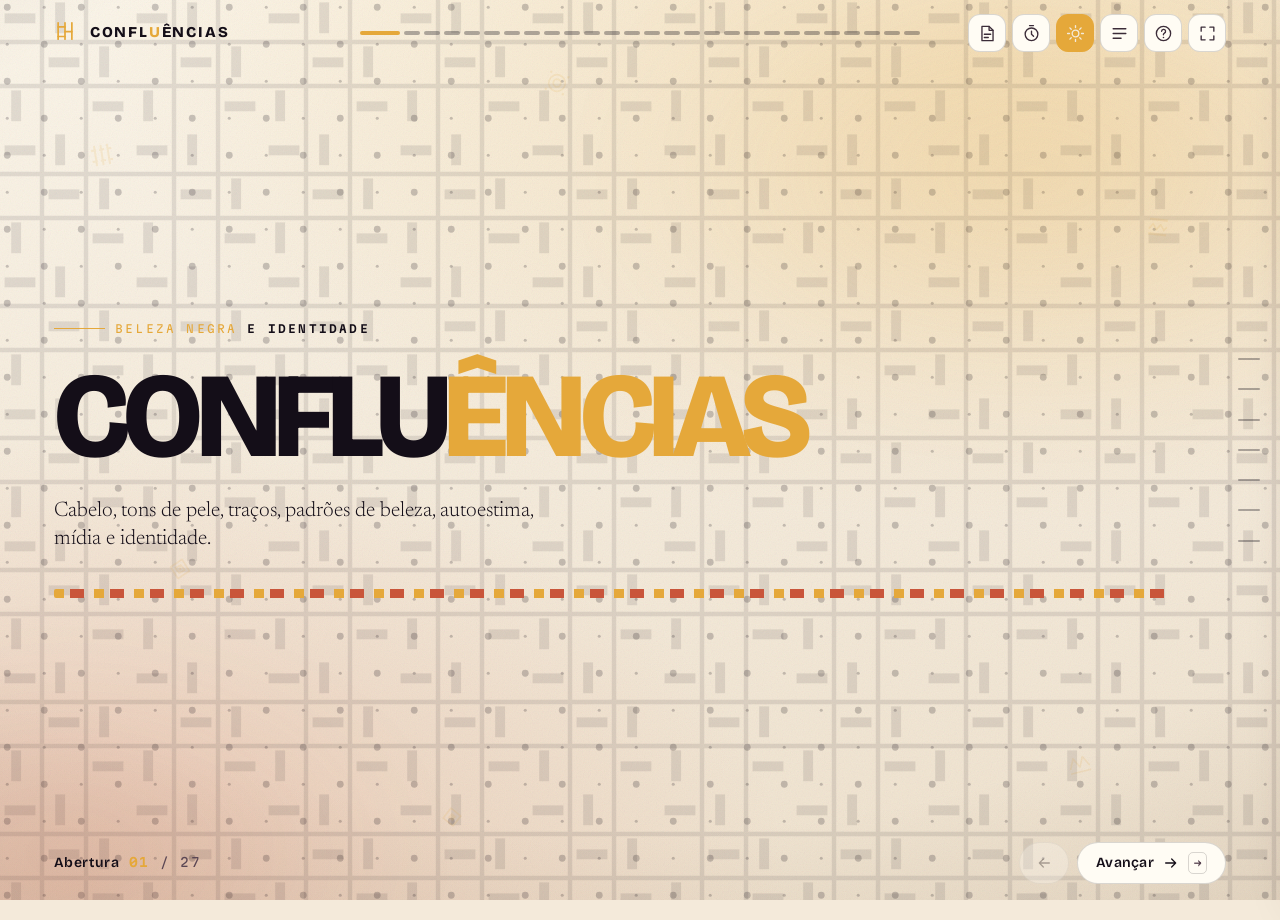
<file: index.html>
<!DOCTYPE html>
<html lang="pt-BR" data-theme="dark" data-chapter="capa" data-cloth="kente">
<head>
<meta charset="utf-8">
<meta name="viewport" content="width=device-width, initial-scale=1, viewport-fit=cover">
<title>Confluências</title>
<meta name="description" content="Apresentação sobre cabelo, tons de pele, traços físicos, padrões de beleza, autoestima, mídia, preconceito e identidade.">
<meta name="theme-color" content="#0A0810">
<meta property="og:type" content="website">
<meta property="og:title" content="Confluências — beleza negra e identidade">
<meta property="og:description" content="Cabelo, tons de pele, padrões de beleza, autoestima, mídia e identidade.">
<link rel="preconnect" href="https://fonts.googleapis.com">
<link rel="preconnect" href="https://fonts.gstatic.com" crossorigin>
<link rel="stylesheet" href="assets/css/main.css">
<link rel="stylesheet" href="assets/css/slides.css">
<link rel="icon" href="data:image/svg+xml,%3Csvg xmlns='http://www.w3.org/2000/svg' viewBox='0 0 64 64'%3E%3Crect width='64' height='64' rx='14' fill='%230A0810'/%3E%3Cg fill='none' stroke='%23E5A83A' stroke-width='5' stroke-linecap='round'%3E%3Cpath d='M30 44Q10 44 10 24Q10 8 26 8Q36 8 36 20'/%3E%3Cpath d='M34 44Q54 44 54 24Q54 8 38 8Q28 8 28 20'/%3E%3Cpath d='M23 50h18'/%3E%3C/g%3E%3C/svg%3E">
<noscript><style>
  .slide{position:static!important;opacity:1!important;visibility:visible!important;filter:none!important;transform:none!important;page-break-after:always;min-height:100vh}
  .slides{position:static}.boot,.bg,.top,.bot,.rail,.hint,.ov,.notes,.wipe{display:none!important}
  body{overflow:auto}
</style></noscript>
</head>
<body>

<svg width="0" height="0" style="position:absolute" aria-hidden="true" focusable="false">
  <symbol id="i-sun" viewBox="0 0 24 24" fill="none" stroke="currentColor" stroke-width="1.7" stroke-linecap="round"><circle cx="12" cy="12" r="4.2"/><path d="M12 2v2.4M12 19.6V22M2 12h2.4M19.6 12H22M4.9 4.9l1.7 1.7M17.4 17.4l1.7 1.7M19.1 4.9l-1.7 1.7M6.6 17.4l-1.7 1.7"/></symbol>
  <symbol id="i-moon" viewBox="0 0 24 24" fill="none" stroke="currentColor" stroke-width="1.7" stroke-linecap="round" stroke-linejoin="round"><path d="M20 14.2A8.2 8.2 0 0 1 9.8 4a8.4 8.4 0 1 0 10.2 10.2Z"/></symbol>
  <symbol id="i-list" viewBox="0 0 24 24" fill="none" stroke="currentColor" stroke-width="1.7" stroke-linecap="round"><path d="M4 6h16M4 12h16M4 18h10"/></symbol>
  <symbol id="i-help" viewBox="0 0 24 24" fill="none" stroke="currentColor" stroke-width="1.7" stroke-linecap="round"><circle cx="12" cy="12" r="9"/><path d="M9.6 9.3a2.5 2.5 0 1 1 3.3 2.4c-.7.3-1 .9-1 1.6v.4"/><circle cx="12" cy="17" r="1" fill="currentColor" stroke="none"/></symbol>
  <symbol id="i-note" viewBox="0 0 24 24" fill="none" stroke="currentColor" stroke-width="1.7" stroke-linecap="round" stroke-linejoin="round"><path d="M5 3h9l5 5v13H5z"/><path d="M14 3v5h5M8 13h8M8 17h5"/></symbol>
  <symbol id="i-timer" viewBox="0 0 24 24" fill="none" stroke="currentColor" stroke-width="1.7" stroke-linecap="round"><circle cx="12" cy="13" r="8"/><path d="M12 9v4l2.6 2.6M9.5 2h5"/></symbol>
  <symbol id="i-fs" viewBox="0 0 24 24" fill="none" stroke="currentColor" stroke-width="1.7" stroke-linecap="round" stroke-linejoin="round"><path d="M4 9V4h5M20 15v5h-5M20 9V4h-5M4 15v5h5"/></symbol>
  <symbol id="i-r" viewBox="0 0 24 24" fill="none" stroke="currentColor" stroke-width="1.9" stroke-linecap="round" stroke-linejoin="round"><path d="M4 12h15M13 6l6 6-6 6"/></symbol>
  <symbol id="i-l" viewBox="0 0 24 24" fill="none" stroke="currentColor" stroke-width="1.9" stroke-linecap="round" stroke-linejoin="round"><path d="M20 12H5M11 6l-6 6 6 6"/></symbol>
  <symbol id="i-book" viewBox="0 0 24 24" fill="none" stroke="currentColor" stroke-width="1.7" stroke-linecap="round" stroke-linejoin="round"><path d="M4 5.5A2.5 2.5 0 0 1 6.5 3H20v15H6.5A2.5 2.5 0 0 0 4 20.5Z"/><path d="M4 20.5A2.5 2.5 0 0 1 6.5 18H20v3H6.5A2.5 2.5 0 0 1 4 20.5Z"/></symbol>
  <symbol id="i-x" viewBox="0 0 24 24" fill="none" stroke="currentColor" stroke-width="1.8" stroke-linecap="round"><path d="M6 6l12 12M18 6 6 18"/></symbol>
</svg>

<div class="boot" id="boot">
  <div class="boot__mark" data-motif="kente"></div>
  <div class="boot__wm">CONFLU<b>Ê</b>NCIAS</div>
  <div class="boot__bar"><i></i></div>
  <div class="boot__t">preparando as cenas</div>
</div>

<div class="bg" aria-hidden="true">
  <div class="bg__base"></div>
  <div class="cloth" data-pat="kente"></div>
  <div class="cloth cloth--2" data-pat="dots"></div>
  <div class="cloth--3" id="bgmark"></div>
  <div class="aurora"></div>
  <div class="grain"></div>
  <div class="vign"></div>
</div>

<div class="deck" id="deck" data-dir="next">

  <header class="top">
    <div class="brand">
      <span class="brand__m" data-motif="comb"></span>
      <span class="brand__t">Confl<i>u</i>ências</span>
    </div>
    <div class="prog" id="prog" role="tablist" aria-label="Progresso"></div>
    <div class="tools">
      <button class="tbtn" id="notesbtn" type="button" aria-pressed="false" aria-label="Notas do apresentador (N)"><svg><use href="#i-note"/></svg><span class="lbl">Notas · N</span></button>
      <button class="tbtn" id="clockbtn" type="button" aria-pressed="false" aria-label="Cronômetro (R)"><svg><use href="#i-timer"/></svg><span class="lbl">Cronômetro · R</span></button>
      <button class="tbtn" id="theme" type="button" aria-pressed="false" aria-label="Alternar tema"><svg><use href="#i-moon"/></svg><span class="lbl">Tema · T</span></button>
      <button class="tbtn" data-ov="#ov-toc" type="button" aria-label="Índice de cenas (G)"><svg><use href="#i-list"/></svg><span class="lbl">Índice · G</span></button>
      <button class="tbtn" data-ov="#ov-help" type="button" aria-label="Atalhos (?)"><svg><use href="#i-help"/></svg><span class="lbl">Atalhos · ?</span></button>
      <button class="tbtn" id="fsbtn" type="button" aria-label="Tela cheia (F)"><svg><use href="#i-fs"/></svg><span class="lbl">Tela cheia · F</span></button>
    </div>
  </header>

  <nav class="rail" id="rail" aria-label="Assuntos"></nav>

  <main class="slides" id="slides">

    <!-- 01 CAPA -->
    <section class="slide" id="capa" data-chapter="capa" data-chapter-name="Abertura" data-title="Confluências" data-cloth="kente" data-note="<p>Olá a todos. Este trabalho junta sete pesquisas sobre beleza negra e identidade. O padrão de beleza afeta como a pessoa se enxerga, e é por aí que vamos começar.</p>">
      <div class="slide__in">
        <div class="l-cover l-cover--limpa">
          <div class="l-cover__top" data-anim>
            <span class="kick">Beleza negra <b>e identidade</b></span>
            <h1 class="l-cover__wm"><span class="maskline"><span>CONFLU<span class="l2">ÊNCIAS</span></span></span></h1>
          </div>
          <div class="l-cover__t" data-anim>
            <p class="l-cover__sub">Cabelo, tons de pele, traços, padrões de beleza, autoestima, mídia e identidade.</p>
            <div class="stripe fade"></div>
          </div>
        </div>
      </div>
    </section>

    <!-- 02 ROTEIRO -->
    <section class="slide" id="roteiro" data-chapter="roteiro" data-chapter-name="Roteiro" data-title="Os sete assuntos" data-cloth="weave" data-note="<p>Este é o caminho da apresentação: sete assuntos, um por vez. Se o tempo apertar, passo rápido por cada abertura e deixo as dúvidas para o final.</p>">
      <div class="slide__in l-stack">
        <div class="l-head" data-anim>
          <span class="kick">Roteiro <b>7 assuntos</b></span>
          <h2 class="t-lg"><span class="maskline"><span>Os <em>sete assuntos</em>.</span></span></h2>
        </div>
        <div class="l-toc l-toc--7" data-anim>
          <button class="l-toc__c" type="button" data-goto="2"><span class="l-toc__n">01</span><span class="l-toc__t">Cabelos, traços e identidade</span></button>
          <button class="l-toc__c" type="button" data-goto="6"><span class="l-toc__n">02</span><span class="l-toc__t">Tons de pele e representatividade</span></button>
          <button class="l-toc__c" type="button" data-goto="11"><span class="l-toc__n">03</span><span class="l-toc__t">Autoestima e a própria aparência</span></button>
          <button class="l-toc__c" type="button" data-goto="14"><span class="l-toc__n">04</span><span class="l-toc__t">Padrões de beleza ao longo do tempo</span></button>
          <button class="l-toc__c" type="button" data-goto="16"><span class="l-toc__n">05</span><span class="l-toc__t">Influência da mídia</span></button>
          <button class="l-toc__c" type="button" data-goto="19"><span class="l-toc__n">06</span><span class="l-toc__t">Preconceito relacionado à aparência</span></button>
          <button class="l-toc__c" type="button" data-goto="21"><span class="l-toc__n">07</span><span class="l-toc__t">Identidade e diversidade</span></button>
          <button class="l-toc__c l-toc__c--go" type="button" data-goto="24"><span class="l-toc__n">→</span><span class="l-toc__t">Encerramento e fontes</span></button>
        </div>
      </div>
    </section>

    <!-- ============ 01 CABELOS, TRAÇOS E IDENTIDADE ============ -->
    <section class="slide" id="a1-abertura" data-chapter="a1" data-chapter-name="Cabelos e traços" data-title="Cabelos, traços físicos e identidade" data-cloth="braid" data-note="<p>Primeiro assunto: cabelo. Em várias sociedades africanas o cabelo era o ponto mais alto do corpo, a ligação entre o material e o espiritual. Penteado também mostrava estado civil, riqueza e linhagem.</p>">
      <div class="slide__in">
        <div class="l-chap l-chap--limpa">
          <div class="l-chap__t" data-anim>
            <div class="l-chap__id"><span class="l-chap__nn">01</span><span class="l-chap__sc">cabelos · traços · identidade</span><span class="l-chap__sig"><span class="motif" data-motif="kente"></span></span></div>
            <h2 class="t-xl"><span class="maskline"><span>O cabelo não é</span></span><span class="maskline"><span class="em">só cabelo.</span></span></h2>
            <p class="lede">Em várias sociedades africanas o cabelo era tratado como a parte mais alta do corpo. Ele ligava o mundo material ao espiritual. Penteados e metais mostravam <strong>estado civil, riqueza e linhagem</strong>.</p>
          </div>
        </div>
      </div>
    </section>

    <section class="slide" id="a1-cabelos" data-chapter="a1" data-chapter-name="Cabelos e traços" data-title="Não existe um só cabelo negro" data-cloth="weave" data-note="<p>Não existe um único cabelo negro. Cada povo tem seus penteados, e uma trança não significa a mesma coisa em todo lugar. Alisar, trançar ou deixar natural, tudo isso é escolha de cada pessoa.</p>">
      <div class="slide__in l-stack">
        <div class="l-head" data-anim>
          <span class="kick">01 · cabelo <b>variedade</b></span>
          <h2 class="t-md"><span class="maskline"><span>Não existe um <em>só</em> cabelo negro.</span></span></h2>
        </div>
        <div class="l-gal l-gal--fotos" data-anim>
          <article class="l-gal__c">
            <img class="l-gal__ph" src="assets/img/crespo.jpg" alt="Recorte bem de perto de fios crespos, com o padrão fechado e denso do fio." decoding="async">
            <div class="l-gal__b">
              <span class="l-gal__k">textura</span>
              <h4 class="l-gal__t">Crespo</h4>
              <p class="l-gal__d">Padrão fechado do fio. Foi tratado por muito tempo como algo a esconder.</p>
              <span class="l-gal__src">Anna Reg · CC BY-SA 3.0</span>
            </div>
          </article>
          <article class="l-gal__c">
            <img class="l-gal__ph" src="assets/img/cacheado.jpg" alt="Mulher sorrindo, com cachos abertos e definidos e volume na cabeça." decoding="async">
            <div class="l-gal__b">
              <span class="l-gal__k">textura</span>
              <h4 class="l-gal__t">Cacheado</h4>
              <p class="l-gal__d">Cachos abertos, com volume e definição. Ganhou força na transição capilar.</p>
              <span class="l-gal__src">@photosbyphab · CC0</span>
            </div>
          </article>
          <article class="l-gal__c">
            <img class="l-gal__ph" src="assets/img/ondulado.jpg" alt="Retrato de estúdio de 1948, na Venezuela: uma mulher com ondas suaves nos ombros e brincos pendurados." decoding="async">
            <div class="l-gal__b">
              <span class="l-gal__k">textura</span>
              <h4 class="l-gal__t">Ondulado</h4>
              <p class="l-gal__d">Ondas suaves. A textura muda de pessoa para pessoa, e nenhuma delas é a “certa”.</p>
              <span class="l-gal__src">Justino Rodriguez · Venezuela, 1948 · CC0</span>
            </div>
          </article>
          <article class="l-gal__c">
            <img class="l-gal__ph" src="assets/img/trancas.jpg" alt="Perfil de uma pessoa com tranças Nagô rente ao couro cabeludo." decoding="async">
            <div class="l-gal__b">
              <span class="l-gal__k">forma</span>
              <h4 class="l-gal__t">Tranças</h4>
              <p class="l-gal__d">Nagô, box e as de hoje. No passado, ajudaram a marcar rotas de fuga.</p>
              <span class="l-gal__src">@photosbyphab · CC0</span>
            </div>
          </article>
          <article class="l-gal__c">
            <img class="l-gal__ph" style="object-position:center 18%" src="assets/img/blackpower.jpg" alt="Elza Soares cantando ao microfone, com o cabelo natural solto, no II Encontro Afro-Latino na Bahia, em 2010." decoding="async">
            <div class="l-gal__b">
              <span class="l-gal__k">manifesto</span>
              <h4 class="l-gal__t">Black Power</h4>
              <p class="l-gal__d">Deixar o crespo natural foi recusa da assimilação. Elza Soares atravessou décadas sem alisar.</p>
              <span class="l-gal__src">Elza Soares, 2010 · CC BY 2.0</span>
            </div>
          </article>
          <article class="l-gal__c">
            <img class="l-gal__ph" src="assets/img/locs.jpg" alt="Retrato de um homem com dreads curtos, ao pôr do sol." decoding="async">
            <div class="l-gal__b">
              <span class="l-gal__k">forma</span>
              <h4 class="l-gal__t">Locs e dreads</h4>
              <p class="l-gal__d">Cada loc carrega história, tempo e memória.</p>
              <span class="l-gal__src">Ramakazi · CC0</span>
            </div>
          </article>
        </div>
        <p class="l-note" data-anim>Fotos do Wikimedia Commons, com autorização dos autores. Licenças completas na cena de <em>créditos das fotos</em>.</p>
      </div>
    </section>

    <section class="slide" id="a1-escolha" data-chapter="a1" data-chapter-name="Cabelos e traços" data-title="Alisar não é o mesmo que se esconder" data-cloth="arch" data-note="<p>Alisar, trançar, usar dreads ou deixar natural, tudo isso é escolha. Nenhuma dessas escolhas deveria ser julgada. O que pesa é quando alguém se sente obrigado a mudar, porque aprendeu que o natural era inferior.</p>">
      <div class="slide__in l-stack l-stack--centro" style="max-width:62rem;margin-inline:auto">
        <div class="l-stack" data-anim>
          <span class="kick">01 · cabelo <b>escolha</b></span>
          <p class="l-line l-line--mid">Alisar, trançar, usar dreads, pôr extensão ou deixar natural: <em>tudo é escolha</em>.</p>
          <p class="l-line l-line--mid">O problema começa quando alguém esconde o que é natural, porque <em>aprendeu que o seu seria inferior</em>.</p>
          <p class="l-line l-line--mid">Por isso não existe um jeito certo de usar o cabelo negro: <em>a escolha é de cada um</em>.</p>
          <div class="l-chap__d"><span class="chip chip--a">alisar</span><span class="chip">trançar</span><span class="chip">dreads</span><span class="chip">extensão</span><span class="chip">natural</span></div>
        </div>
      </div>
    </section>

    <section class="slide" id="a1-tracos" data-chapter="a1" data-chapter-name="Cabelos e traços" data-title="Não existe um rosto negro universal" data-cloth="braid" data-note="<p>Não existe um rosto negro universal. Populações de origem africana têm uma diversidade enorme de traços. O problema nunca foi o traço em si, foi transformar esse traço em hierarquia de beleza.</p>">
      <div class="slide__in l-stack">
        <div class="l-head" data-anim>
          <span class="kick">01 · traços <b>variedade</b></span>
          <h2 class="t-md"><span class="maskline"><span>Não existe um rosto <em>negro universal</em>.</span></span></h2>
        </div>
        <div class="l-duo" data-anim>
          <div class="l-duo__i"><span class="l-duo__k">nariz</span><span class="l-duo__v">largo <i>ou</i> estreito</span></div>
          <div class="l-duo__i"><span class="l-duo__k">lábios</span><span class="l-duo__v">finos <i>ou</i> volumosos</span></div>
          <div class="l-duo__i"><span class="l-duo__k">rosto</span><span class="l-duo__v">quadrado, redondo, oval</span></div>
          <div class="l-duo__i"><span class="l-duo__k">cabelo</span><span class="l-duo__v">crespo <i>ou</i> com cachos abertos</span></div>
          <div class="l-duo__i"><span class="l-duo__k">pele</span><span class="l-duo__v">bem escura <i>ou</i> clara</span></div>
          <div class="l-duo__i"><span class="l-duo__k">olhos</span><span class="l-duo__v">castanhos, escuros, claros</span></div>
        </div>
        <p class="l-note" data-anim>Essas diferenças são diversidade humana. O que precisa mudar é a <em>hierarquia de beleza</em>, não os traços.</p>
      </div>
    </section>

    <!-- ============ 02 TONS DE PELE ============ -->
    <section class="slide" id="a2-abertura" data-chapter="a2" data-chapter-name="Tons de pele" data-title="Tons de pele e representatividade" data-cloth="dots" data-note="<p>Segundo assunto: tons de pele. A pele negra tem muitos tons, das mais claras até as mais escuras. No Brasil essa amplitude é ainda maior, porque a população se formou de origens muito diferentes.</p>">
      <div class="slide__in">
        <div class="l-chap l-chap--limpa">
          <div class="l-chap__t" data-anim>
            <div class="l-chap__id"><span class="l-chap__nn">02</span><span class="l-chap__sc">tons de pele · representatividade</span><span class="l-chap__sig"><span class="motif" data-motif="bogolan"></span></span></div>
            <h2 class="t-xl"><span class="maskline"><span>Tons de</span></span><span class="maskline"><span class="em">pele.</span></span></h2>
            <p class="lede">A pele negra tem <strong>muitos tons</strong>, das mais claras até as mais escuras. Os tons se classificam como frios, quentes ou neutros, que é vocabulário de maquiagem e não de hierarquia.</p>
          </div>
        </div>
      </div>
    </section>

    <section class="slide" id="a2-melanina" data-chapter="a2" data-chapter-name="Tons de pele" data-title="Melanina e os números do IBGE" data-cloth="arch" data-note="<p>Aqui entra um dado. No Censo de 2022, 45,3% das pessoas se declararam pardas e 10,2% pretas. Essa categoria é autodeclaração, o IBGE não mede a cor da pele de ninguém.</p>">
      <div class="slide__in l-stack">
        <div class="l-head" data-anim>
          <span class="kick">02 · melanina <b>dado do IBGE</b></span>
          <h2 class="t-md"><span class="maskline"><span>A cor da pele é uma <em>declaração</em>.</span></span></h2>
          <p class="lede" style="font-size:1rem">A categoria do IBGE é <strong>autodeclaração</strong>: o dado registra o que a pessoa respondeu, e não uma medição de melanina. Censo 2022:</p>
        </div>
        <div class="l-bar-wrap" data-anim>
          <div class="l-proportion" data-proporcao='[{"v":44.5,"c":"#C6B49A"},{"v":45.3,"c":"#9C5F35"},{"v":10.2,"c":"#4A2415"}]'></div>
          <div class="l-proportion__key">
            <span class="l-pk"><b style="--c:#C6B49A"></b>demais categorias <i>44,5%</i></span>
            <span class="l-pk"><b style="--c:#9C5F35"></b>parda <i>45,3%</i></span>
            <span class="l-pk"><b style="--c:#4A2415"></b>preta <i>10,2%</i></span>
          </div>
        </div>
        <div class="l-facts" data-anim>
          <div class="l-facts__a"><div class="art" data-melanina></div></div>
          <ul class="l-facts__l">
            <li><b>Melanócitos</b> são as células que produzem o pigmento.</li>
            <li><b>Tirosina</b> é o aminoácido de onde a melanina é feita.</li>
            <li><b>Mais melanina</b> protege a pele da radiação ultravioleta.</li>
          </ul>
        </div>
        <p class="l-note" data-anim>45% da população se declara parda. E <strong>não existe um tom só dentro de parda ou dentro de preta</strong>.</p>
      </div>
    </section>

    <section class="slide" id="a2-tons" data-chapter="a2" data-chapter-name="Tons de pele" data-title="Dentro de cada categoria há muitos tons" data-cloth="dots" data-note="<p>Os nomes dessa faixa são só para o visual, eles não vêm do IBGE. Quem se declara preta pode ter qualquer um desses tons, e o mesmo vale para parda. Não existe um tom único dentro de nenhuma categoria.</p>">
      <div class="slide__in l-stack">
        <div class="l-head" data-anim>
          <span class="kick">02 · tons <b>variedade</b></span>
          <h2 class="t-md"><span class="maskline"><span>Dentro de cada categoria há <em>muitos tons</em>.</span></span></h2>
        </div>
        <div class="l-strip" data-anim>
          <span class="l-strip__i" style="--c:#452213"><b>Ébano</b></span>
          <span class="l-strip__i" style="--c:#6E3A20"><b>Cacau</b></span>
          <span class="l-strip__i" style="--c:#9C5F35"><b>Castanho</b></span>
          <span class="l-strip__i" style="--c:#C68552"><b>Mel</b></span>
          <span class="l-strip__i" style="--c:#E0A878"><b>Caramelo</b></span>
          <span class="l-strip__i" style="--c:#F3CDA6"><b>Areia</b></span>
        </div>
        <div class="l-cards" data-anim>
          <article class="l-card-i l-card-i--a">
            <span class="l-card-i__k">preta</span>
            <h4 class="l-card-i__t">Vai do ébano ao caramelo</h4>
            <p class="l-card-i__d">Quem se declara preta pode ter qualquer um dos tons da faixa. Não existe um tom único dentro da categoria.</p>
          </article>
          <article class="l-card-i l-card-i--b">
            <span class="l-card-i__k">parda</span>
            <h4 class="l-card-i__t">Também cobre a faixa inteira</h4>
            <p class="l-card-i__d">A categoria tem a mesma amplitude de tons. Por isso as duas não são cores: são declarações.</p>
          </article>
          <article class="l-card-i l-card-i--b">
            <span class="l-card-i__k">o que o IBGE mede</span>
            <h4 class="l-card-i__t">Uma resposta, não uma cor</h4>
            <p class="l-card-i__d">O dado registra o que a pessoa declarou. Ele não mede melanina nem cor de pele.</p>
          </article>
          <article class="l-card-i l-card-i--a">
            <span class="l-card-i__k">o que isso impede</span>
            <h4 class="l-card-i__t">Tratar a categoria como tom</h4>
            <p class="l-card-i__d">Quando “preta” vira sinônimo de um tom específico, quem não tem esse tom é excluída da própria categoria.</p>
          </article>
        </div>
      </div>
    </section>

    <section class="slide" id="a2-colorismo" data-chapter="a2" data-chapter-name="Tons de pele" data-title="Racismo e colorismo" data-cloth="weave" data-note="<p>Racismo e colorismo não são a mesma coisa. Racismo ataca o grupo, colorismo ataca o tom e valoriza pele mais clara dentro do mesmo grupo. No Brasil os dois se cruzam com classe e gênero, e um não substitui o outro.</p>">
      <div class="slide__in l-stack">
        <div class="l-head" data-anim>
          <span class="kick">02 · colorismo <b>a diferença</b></span>
          <h2 class="t-md"><span class="maskline"><span>Racismo e colorismo <em>não são a mesma coisa</em>.</span></span></h2>
        </div>
        <div class="l-cmp-big" data-anim>
          <article class="l-cmp-big__c l-cmp-big__c--a">
            <span class="l-cmp-big__k">age sobre o grupo</span>
            <h4>Racismo</h4>
            <p>Tratar alguém de forma diferente por causa da raça ou do grupo racial. Acontece em atitudes, instituições e estruturas.</p>
          </article>
          <article class="l-cmp-big__c l-cmp-big__c--b">
            <span class="l-cmp-big__k">age sobre o tom</span>
            <h4>Colorismo</h4>
            <p>Dentro de um mesmo grupo, tons de pele mais claros costumam ser mais valorizados. Não sai do grupo: sai do tom.</p>
          </article>
        </div>
        <div class="l-cmp-big__both" data-anim>
          <span class="l-cmp-big__t">Os dois, ao mesmo tempo</span>
          <p>No Brasil o colorismo se liga à escravidão e à branquitude, e cruza classe e gênero. Um não substitui o outro: uma pessoa negra de tom claro sofre racismo e, ainda assim, pode sofrer colorismo.</p>
        </div>
      </div>
    </section>

    <section class="slide" id="a2-representatividade" data-chapter="a2" data-chapter-name="Tons de pele" data-title="Representatividade: o que mudou" data-cloth="dots" data-note="<p>Publicidade e moda já mostram mais tons, ainda em menor número que a população. Na TV existem protagonistas negras, mas o papel mais valorizado continua sendo o de tom claro. Nas redes, quem mostra a rotina sem filtro derruba a comparação com a vida editada.</p>">
      <div class="slide__in l-stack">
        <div class="l-head" data-anim>
          <span class="kick">02 · representatividade <b>o que mudou</b></span>
          <h2 class="t-md"><span class="maskline"><span>Mais gente na tela. <em>Mas não igual.</em></span></span></h2>
        </div>
        <div class="l-cards" data-anim>
          <article class="l-card-i l-card-i--a">
            <span class="l-card-i__k">mudou</span>
            <h4 class="l-card-i__t">Publicidade e moda</h4>
            <p class="l-card-i__d">Mais tons e mais silhuetas negras nas campanhas. Ainda em proporção menor do que na população.</p>
          </article>
          <article class="l-card-i l-card-i--b">
            <span class="l-card-i__k">continua</span>
            <h4 class="l-card-i__t">TV e novelas</h4>
            <p class="l-card-i__d">Existem protagonistas negras. O papel mais valorizado ainda é o da pessoa de tom claro e traços finos.</p>
          </article>
          <article class="l-card-i l-card-i--b">
            <span class="l-card-i__k">cresceu</span>
            <h4 class="l-card-i__t">Cosméticos</h4>
            <p class="l-card-i__d">Bases, corretivos e pós passaram a ter tons escuros. A paleta ainda não cobre a variação real da pele negra.</p>
          </article>
          <article class="l-card-i l-card-i--a">
            <span class="l-card-i__k">muda a comparação</span>
            <h4 class="l-card-i__t">Redes</h4>
            <p class="l-card-i__d">Quem mostra a rotina inteira, sem filtro, derruba a comparação com a vida editada.</p>
          </article>
        </div>
        <p class="l-note" data-anim>Representatividade não acaba com o racismo. Mas muda o que a gente imagina possível.</p>
      </div>
    </section>

    <!-- ============ 03 AUTOESTIMA ============ -->
    <section class="slide" id="a3-abertura" data-chapter="a3" data-chapter-name="Autoestima" data-title="Autoestima e a própria aparência" data-cloth="braid" data-note="<p>Terceiro assunto: autoestima, que é como a pessoa se percebe e se valoriza. A aparência entra nessa construção pela família, pela escola e pela mídia. Para a população negra esse tema tem um peso histórico maior.</p>">
      <div class="slide__in">
        <div class="l-chap l-chap--limpa">
          <div class="l-chap__t" data-anim>
            <div class="l-chap__id"><span class="l-chap__nn">03</span><span class="l-chap__sc">autoestima · a própria aparência</span><span class="l-chap__sig"><span class="motif" data-motif="adire"></span></span></div>
            <h2 class="t-xl"><span class="maskline"><span>Autoestima</span></span><span class="maskline"><span class="em">e espelho.</span></span></h2>
            <p class="lede">Autoestima é como a pessoa <strong>se percebe e se valoriza</strong>. A aparência entra nessa conversa pela família, pela escola, pela mídia e pelos padrões da sociedade.</p>
          </div>
        </div>
      </div>
    </section>

    <section class="slide" id="a3-autoimagem" data-chapter="a3" data-chapter-name="Autoestima" data-title="De onde vem a autoimagem" data-cloth="weave" data-note="<p>A autoimagem vem de quatro lugares: família, escola, mídia e padrões da sociedade. Pesquisas com jovens negros em Belo Horizonte encontraram cabelo crespo associado a inferioridade. Isso muda como a pessoa se olha, não só como os outros a veem.</p>">
      <div class="slide__in l-2col">
        <div class="l-stack" data-anim>
          <span class="kick">03 · autoimagem <b>as quatro influências</b></span>
          <h2 class="t-md"><span class="maskline"><span>De onde vem a <em>autoimagem</em>.</span></span></h2>
          <div class="l-list">
            <div class="l-list__i"><span class="l-list__n">01</span><div><h4 class="l-list__t">Família</h4><p class="l-list__d">O primeiro espelho. As crenças sobre o que é bonito chegam cedo.</p></div></div>
            <div class="l-list__i"><span class="l-list__n">02</span><div><h4 class="l-list__t">Escola</h4><p class="l-list__d">A turma é o primeiro grande grupo de comparação.</p></div></div>
            <div class="l-list__i"><span class="l-list__n">03</span><div><h4 class="l-list__t">Mídia</h4><p class="l-list__d">Mostra um modelo único de aparência como se fosse o normal.</p></div></div>
            <div class="l-list__i"><span class="l-list__n">04</span><div><h4 class="l-list__t">Padrões da sociedade</h4><p class="l-list__d">Por muito tempo o padrão único foi a característica europeia.</p></div></div>
          </div>
        </div>
        <div class="l-stack" data-anim>
          <article class="l-card-lg">
            <span class="motif" data-motif="kente"></span>
            <p class="l-card-lg__q">Pesquisas com jovens negros em Belo Horizonte registram cabelos crespos associados à inferioridade.</p>
          </article>
          <p class="l-note">O efeito não é só sobre como os outros olham. É sobre como a pessoa se olha.</p>
        </div>
      </div>
    </section>

    <section class="slide" id="a3-espelho" data-chapter="a3" data-chapter-name="Autoestima" data-title="A imagem no espelho" data-cloth="arch" data-note="<p>Uma sociedade que se apresenta como branca ensina quem é o belo. Quem cresce sem ver gente negra em destaque monta outro repertório de comparação, e menos favorável a si mesmo. Esse é o ponto de Fanon em Pele Negra, Máscaras Brancas.</p>">
      <div class="slide__in l-2col l-2col--art">
        <div class="l-quote" data-anim>
          <span class="kick">03 · autoimagem <b>Fanon</b></span>
          <p class="l-quote__q">Uma sociedade branca ensina quem é o <em>belo</em>.</p>
          <div class="l-quote__c">
            <div class="l-quote__b"><strong>Frantz Fanon</strong><span>Pele Negra, Máscaras Brancas · 1952</span></div>
          </div>
        </div>
        <div class="l-stack" data-anim>
          <p class="l-line l-line--big">Quem cresce sem se ver representado compara-se de um jeito diferente, e menos favorável a si mesmo.</p>
          <p class="l-line l-line--big">Ver gente negra em destaque muda o que a gente acha possível. <em>Não resolve tudo, mas abre espaço.</em></p>
        </div>
      </div>
    </section>

    <!-- ============ 04 PADRÕES AO LONGO DO TEMPO ============ -->
    <section class="slide" id="a4-abertura" data-chapter="a4" data-chapter-name="Padrões" data-title="Padrões de beleza ao longo do tempo" data-cloth="chevron" data-note="<p>Quarto assunto: padrões de beleza. Eles não são naturais nem universais, cada sociedade constrói o seu, sob influência da cultura, da mídia e do poder. O que foi construído também pode ser desfeito.</p>">
      <div class="slide__in">
        <div class="l-chap l-chap--limpa">
          <div class="l-chap__t" data-anim>
            <div class="l-chap__id"><span class="l-chap__nn">04</span><span class="l-chap__sc">padrões de beleza · ao longo do tempo</span><span class="l-chap__sig"><span class="motif" data-motif="kuba"></span></span></div>
            <h2 class="t-xl"><span class="maskline"><span>Padrões de</span></span><span class="maskline"><span class="em">beleza.</span></span></h2>
            <p class="lede">Não são naturais nem universais. São <strong>construídos pelas sociedades</strong>, sob influência da cultura, da mídia, da economia e das relações de poder. O que foi construído pode ser desfeito.</p>
            <div class="l-chap__d"><span class="chip chip--a">pele clara</span><span class="chip">cabelo liso</span><span class="chip">nariz mais fino</span><span class="chip">formatos de rosto</span></div>
          </div>
        </div>
      </div>
    </section>

    <section class="slide" id="a4-historico" data-chapter="a4" data-chapter-name="Padrões" data-title="A estética negra ao longo do tempo" data-cloth="chevron" data-note="<p>A linha do tempo tem cinco momentos. A colonização raspou os cabelos no porto para apagar identidade, e depois da abolição alisar virou estratégia de sobrevivência. Nos anos 60 a 80 o Black is Beautiful virou o jogo, e hoje a transição capilar traz o cabelo natural de volta.</p>">
      <div class="slide__in l-stack">
        <div class="l-head" data-anim>
          <span class="kick">04 · padrões <b>memória</b></span>
          <h2 class="t-md"><span class="maskline"><span>A estética negra <em>ao longo do tempo</em>.</span></span></h2>
        </div>
        <div class="l-time__track" data-anim>
          <div class="l-time__n" style="--i:0"><span class="l-time__d"></span><span class="l-time__p">África</span><h3 class="l-time__h">Pertencimento</h3><p class="l-time__x">O cabelo liga o material ao espiritual. Penteados dizem linhagem.</p></div>
          <div class="l-time__n" style="--i:0"><span class="l-time__d"></span><span class="l-time__p">séc. XVI–XIX</span><h3 class="l-time__h">Corte</h3><p class="l-time__x">A raspagem no porto destrói identidade. As tranças viram mapa de fuga.</p></div>
          <div class="l-time__n" style="--i:0"><span class="l-time__d"></span><span class="l-time__p">pós-abolição</span><h3 class="l-time__h">Alisamento</h3><p class="l-time__x">Químicos como estratégia de sobrevivência. Crespo vira motivo de vergonha.</p></div>
          <div class="l-time__n" style="--i:0"><span class="l-time__d"></span><span class="l-time__p">anos 60–80</span><h3 class="l-time__h">Virada política</h3><p class="l-time__x">Black is Beautiful. Bloco Afro Ilê Aiyê e Black Rio na TV.</p></div>
          <div class="l-time__n" style="--i:0"><span class="l-time__d"></span><span class="l-time__p">hoje</span><h3 class="l-time__h">Transição capilar</h3><p class="l-time__x">Voltar à textura natural. O cabelo como corpo político.</p></div>
        </div>
      </div>
    </section>

    <!-- ============ 05 MÍDIA ============ -->
    <section class="slide" id="a5-abertura" data-chapter="a5" data-chapter-name="Mídia" data-title="Influência da mídia nos padrões de beleza" data-cloth="braid" data-note="<p>Quinto assunto: a mídia. TV, publicidade e redes mostram um corpo que quase ninguém tem e ainda tratam ele como normal. A comparação com uma vida editada acontece todo dia e é injusta.</p>">
      <div class="slide__in">
        <div class="l-chap l-chap--limpa">
          <div class="l-chap__t" data-anim>
            <div class="l-chap__id"><span class="l-chap__nn">05</span><span class="l-chap__sc">influência da mídia</span><span class="l-chap__sig"><span class="motif" data-motif="ndop"></span></span></div>
            <h2 class="t-xl"><span class="maskline"><span>A mídia e</span></span><span class="maskline"><span class="em">o padrão.</span></span></h2>
            <p class="lede">A mídia, a TV e a publicidade mostram um corpo “perfeito” que quase ninguém tem. Comparar a própria rotina com uma vida editada é <strong>injusto</strong> e acontece todo dia.</p>
          </div>
        </div>
      </div>
    </section>

    <section class="slide" id="a5-mecanismo" data-chapter="a5" data-chapter-name="Mídia" data-title="Como o padrão se instala" data-cloth="weave" data-note="<p>Esse ciclo tem quatro passos e sempre acontece na mesma ordem. A mídia mostra um corpo editado como normal, a comparação vira sensação de falha, e a resposta vira dieta e procedimento caro. A origem está no passo 1, e o preço é pago no final.</p>">
      <div class="slide__in l-stack">
        <div class="l-head" data-anim>
          <span class="kick">05 · mídia <b>o mecanismo</b></span>
          <h2 class="t-md"><span class="maskline"><span>O mesmo ciclo, <em>sempre na mesma ordem</em>.</span></span></h2>
        </div>
        <div class="l-loop" data-anim>
          <ol class="l-loop__g">
            <li class="l-loop__i"><span class="l-loop__n">passo 1</span><b class="l-loop__t">A mídia mostra</b><p class="l-loop__d">Um corpo editado, tratado como se fosse o normal.</p></li>
            <li class="l-loop__i"><span class="l-loop__n">passo 2</span><b class="l-loop__t">A comparação</b><p class="l-loop__d">Acontece todo dia. A distância vira sensação de falha pessoal.</p></li>
            <li class="l-loop__i"><span class="l-loop__n">passo 3</span><b class="l-loop__t">A resposta</b><p class="l-loop__d">Dieta, treino exaustivo e procedimento caro.</p></li>
            <li class="l-loop__i"><span class="l-loop__n">passo 4</span><b class="l-loop__t">O custo</b><p class="l-loop__d">Em casos sérios, distúrbio alimentar e cirurgia desnecessária.</p></li>
          </ol>
          <p class="l-loop__back">
            <svg viewBox="0 0 24 24" fill="none" stroke="currentColor" stroke-width="1.8" stroke-linecap="round" stroke-linejoin="round" aria-hidden="true"><path d="M20.5 12a8.5 8.5 0 1 1-2.6-6.1"/><path d="M20.5 4v4.5H16"/></svg>
            O passo 1 recomeça na tela seguinte. A origem está no passo 1, e o preço é pago no 3 e no 4.
          </p>
        </div>
      </div>
    </section>

    <section class="slide" id="a5-duplo" data-chapter="a5" data-chapter-name="Mídia" data-title="O papel duplo da internet" data-cloth="arch" data-note="<p>A internet tem dois lados. Ela piora a cobrança com filtro e comparação sem fim, mas também mostra que existe mais de um jeito de ser. No fim, depende de quem posta.</p>">
      <div class="slide__in l-stack">
        <div class="l-head" data-anim>
          <span class="kick">05 · mídia <b>rede social</b></span>
          <h2 class="t-md"><span class="maskline"><span>O mesmo lugar, <em>os dois lados</em>.</span></span></h2>
        </div>
        <div class="l-3" data-anim>
          <article class="l-panel l-panel--a">
            <span class="motif" data-motif="aso"></span>
            <h4>Piora a cobrança</h4>
            <p>Filtro, vida perfeita, comparação sem fim. A distância entre a tela e a vida real fica cada vez maior.</p>
          </article>
          <article class="l-panel l-panel--b">
            <span class="motif" data-motif="comb"></span>
            <h4>Ajuda a quebrar o padrão</h4>
            <p>Quem mostra a realidade sem edição incentiva o amor-próprio e mostra que existe mais de um jeito de ser.</p>
          </article>
          <article class="l-panel l-panel--a">
            <span class="motif" data-motif="bogolan"></span>
            <h4>Depende de quem posta</h4>
            <p>A plataforma não escolhe por você. Vida editada reforça o padrão e rotina real quebra.</p>
          </article>
        </div>
        <p class="l-note" data-anim>Beleza não é só corpo e rosto. Também é inteligência, atitude e valores.</p>
      </div>
    </section>

    <!-- ============ 06 PRECONCEITO ============ -->
    <section class="slide" id="a6-abertura" data-chapter="a6" data-chapter-name="Preconceito" data-title="Preconceito relacionado à aparência" data-cloth="dots" data-note="<p>Sexto assunto: discriminação estética, o preconceito ligado à aparência. É julgar ou excluir quem não segue o padrão de beleza da sociedade. Em países que foram colônias, o padrão era pele clara, cabelo liso e nariz fino, e o preço cai na autoestima.</p>">
      <div class="slide__in">
        <div class="l-chap l-chap--limpa">
          <div class="l-chap__t" data-anim>
            <div class="l-chap__id"><span class="l-chap__nn">06</span><span class="l-chap__sc">preconceito relacionado à aparência</span><span class="l-chap__sig"><span class="motif" data-motif="aso"></span></span></div>
            <h2 class="t-xl"><span class="maskline"><span>Discriminação</span></span><span class="maskline"><span class="em">estética.</span></span></h2>
            <p class="lede">Julgar ou excluir alguém por não seguir o padrão de beleza da sociedade. O peso maior recai sobre quem está fora do padrão, e o dano é na <strong>autoestima, não só na imagem</strong>.</p>
          </div>
        </div>
      </div>
    </section>

    <section class="slide" id="a6-pesos" data-chapter="a6" data-chapter-name="Preconceito" data-title="O que isso pesa" data-cloth="braid" data-note="<p>Comentário sobre aparência acontece na escola, no trabalho e na mídia, e o efeito acumula. Para a população negra isso se soma ao racismo e ao colorismo. No final, o peso cai na autoestima e no sentimento de pertencimento.</p>">
      <div class="slide__in l-stack">
        <div class="l-head" data-anim>
          <span class="kick">06 · aparência <b>o que pesa</b></span>
          <h2 class="t-md"><span class="maskline"><span>Não é só sobre <em>a imagem</em>.</span></span></h2>
        </div>
        <div class="l-3" data-anim>
          <article class="l-panel l-panel--a">
            <span class="motif" data-motif="adire"></span>
            <h4>Julga</h4>
            <p>Comentários sobre a aparência acontecem em todos os lugares: escola, trabalho, mídia.</p>
          </article>
          <article class="l-panel l-panel--b">
            <span class="motif" data-motif="bogolan"></span>
            <h4>Repete</h4>
            <p>Não é um acontecimento isolado. É a mesma frase, de novo, em contextos diferentes.</p>
          </article>
          <article class="l-panel l-panel--a">
            <span class="motif" data-motif="kuba"></span>
            <h4>Cansa</h4>
            <p>O efeito se acumula. Ninguém aguenta ouvir a mesma coisa todos os dias.</p>
          </article>
        </div>
        <p class="l-note" data-anim>Para a população negra isso se soma ao racismo e ao colorismo. O efeito real cai sobre a autoestima e o sentimento de pertencimento.</p>
      </div>
    </section>

    <!-- ============ 07 IDENTIDADE ============ -->
    <section class="slide" id="a7-abertura" data-chapter="a7" data-chapter-name="Identidade" data-title="Valorização da identidade e da diversidade" data-cloth="kente" data-note="<p>Sétimo assunto: identidade e diversidade. Identidade é feita de história, cultura, aparência, família e experiência, e valorizar é reconhecer isso com respeito. Ser diferente não deveria significar ter menos espaço.</p>">
      <div class="slide__in">
        <div class="l-chap l-chap--limpa">
          <div class="l-chap__t" data-anim>
            <div class="l-chap__id"><span class="l-chap__nn">07</span><span class="l-chap__sc">identidade · diversidade</span><span class="l-chap__sig"><span class="motif" data-motif="comb"></span></span></div>
            <h2 class="t-xl"><span class="maskline"><span>Identidade</span></span><span class="maskline"><span class="em">e diversidade.</span></span></h2>
            <p class="lede">Uma sociedade não é feita de pessoas iguais. <strong>Ser diferente não deveria significar ter menos espaço</strong>. E a diversidade só vale quando existe respeito.</p>
          </div>
        </div>
      </div>
    </section>

    <section class="slide" id="a7-raizes" data-chapter="a7" data-chapter-name="Identidade" data-title="O que sustenta a identidade" data-cloth="weave" data-note="<p>Seis coisas sustentam uma identidade: história, cultura, família, aparência, costumes e experiência. Música, culinária e religião do Brasil têm marca africana forte. Valorizar as raízes não separa as pessoas, mostra que histórias diferentes formam a mesma sociedade.</p>">
      <div class="slide__in l-stack">
        <div class="l-head" data-anim>
          <span class="kick">07 · identidade <b>raízes</b></span>
          <h2 class="t-md"><span class="maskline"><span>O que <em>sustenta</em> uma identidade.</span></span></h2>
        </div>
        <div class="l-raiz" data-anim>
          <article class="l-raiz__i"><span class="motif" data-motif="adire"></span><b class="l-raiz__t">História</b><p class="l-raiz__d">Conhecer os antepassados é conhecer de onde a família vem e como o país se formou.</p></article>
          <article class="l-raiz__i"><span class="motif" data-motif="kente"></span><b class="l-raiz__t">Cultura</b><p class="l-raiz__d">Música, culinária, religião, literatura, arte e linguagem com marca africana.</p></article>
          <article class="l-raiz__i"><span class="motif" data-motif="comb"></span><b class="l-raiz__t">Família</b><p class="l-raiz__d">Quem ensina a carregar o próprio nome, a própria origem e a própria língua.</p></article>
          <article class="l-raiz__i"><span class="motif" data-motif="bogolan"></span><b class="l-raiz__t">Aparência</b><p class="l-raiz__d">O corpo também guarda origem. Reconhecer isso muda a autoimagem.</p></article>
          <article class="l-raiz__i"><span class="motif" data-motif="lozenge"></span><b class="l-raiz__t">Costumes</b><p class="l-raiz__d">As práticas que se repetem e viram pertencimento.</p></article>
          <article class="l-raiz__i"><span class="motif" data-motif="kuba"></span><b class="l-raiz__t">Experiências</b><p class="l-raiz__d">O que a pessoa viveu, e não só o que herdou.</p></article>
        </div>
        <p class="l-note" data-anim>Valorizar as raízes não separa as pessoas: mostra que histórias diferentes formam a mesma sociedade.</p>
      </div>
    </section>

    <section class="slide" id="a7-lei" data-chapter="a7" data-chapter-name="Identidade" data-title="A lei e a escola" data-cloth="arch" data-note="<p>A lei tornou obrigatório o ensino de história e cultura afro-brasileira e africana nas escolas. Antes dela, o tema dependia da vontade de cada escola. A escola participa de como a gente se enxerga e enxerga os outros.</p>">
      <div class="slide__in l-2col">
        <div class="l-stack" data-anim>
          <span class="kick">07 · identidade <b>instituição</b></span>
          <p class="l-poster"><span class="l-poster__n">10.639</span><span class="l-poster__y">Lei · 2003</span></p>
          <p class="l-line l-line--tight">Tornou obrigatório o ensino de <strong>História e Cultura Afro-Brasileira e Africana</strong> nas escolas.</p>
        </div>
        <div class="l-stack" data-anim>
          <div class="l-list">
            <div class="l-list__i"><span class="l-list__n">01</span><div><h4 class="l-list__t">Deixou de ser opcional</h4><p class="l-list__d">Antes o tema dependia da escola. A lei cria obrigação legal.</p></div></div>
            <div class="l-list__i"><span class="l-list__n">02</span><div><h4 class="l-list__t">Um ponto de vista só não basta</h4><p class="l-list__d">A história do país não pode ser contada apenas pela perspectiva europeia.</p></div></div>
            <div class="l-list__i"><span class="l-list__n">03</span><div><h4 class="l-list__t">A escola também forma</h4><p class="l-list__d">Ela faz parte de como a gente se enxerga e enxerga os outros.</p></div></div>
          </div>
          <p class="l-note">Quando a escola ensina essa história, a turma inteira enxerga o país por outro ângulo.</p>
        </div>
      </div>
    </section>

    <!-- ============ ENCERRAMENTO ============ -->
    <section class="slide" id="fim" data-chapter="fim" data-chapter-name="Fim" data-title="Obrigado" data-cloth="arch" data-note="<p>Beleza não deveria ter uma única cor. Este é o fim da apresentação. Obrigado, e estamos abertos para perguntas.</p>">
      <div class="slide__in l-end-clean">
        <span class="l-end-clean__a" data-anim>Confluências</span>
        <h2 class="l-end-clean__t" data-anim>Obrigado<span>.</span></h2>
        <p class="l-end-clean__s" data-anim>Beleza não deveria ter uma única cor.</p>
        
      </div>
    </section>

    <section class="slide" id="fontes" data-chapter="fontes" data-chapter-name="Fontes" data-title="Fontes e roteiro" data-cloth="kente" data-note="<p>As fontes estão nesta tela. Qualquer dúvida sobre um dado ou uma citação, é aqui que a gente confere. Se não houver mais nada, encerramos por aqui.</p>">
      <div class="slide__in l-stack">
        <div class="l-head" data-anim>
          <span class="kick">Fontes <b>principais</b></span>
          <h2 class="t-md"><span class="maskline"><span>De onde veio <em>tudo</em> isso.</span></span></h2>
        </div>
        <div class="biblio biblio--2" data-anim>
          <div class="biblio__i"><b>IBGE</b><span>Censo 2022 · Características étnico-raciais</span></div>
          <div class="biblio__i"><b>Neusa Santos Souza</b><span>Tornar-se Negro · 1983</span></div>
          <div class="biblio__i"><b>Frantz Fanon</b><span>Pele Negra, Máscaras Brancas · 1952</span></div>
          <div class="biblio__i"><b>Ayana Byrd &amp; Lori Tharps</b><span>Hair Story</span></div>
          <div class="biblio__i"><b>Emma Dabiri</b><span>Don't Touch My Hair</span></div>
          <div class="biblio__i"><b>Nilma Lino Gomes</b><span>Sem Perder a Raiz</span></div>
          <div class="biblio__i"><b>Amanda Braga · Giovana Xavier</b><span>História da beleza negra no Brasil</span></div>
          <div class="biblio__i"><b>Alice Walker</b><span>termo colorism</span></div>
        </div>
        <div class="l-cover__band" data-anim>
          <a class="btn btn--a" href="guia.html"><svg><use href="#i-book"/></svg> Guia e referências</a>
          <button class="btn" id="hero-next" type="button">Voltar ao início <svg><use href="#i-r"/></svg></button>
        </div>
      </div>
    </section>

    <!-- ============ CRÉDITOS DAS FOTOS ============ -->
    <section class="slide" id="creditos" data-chapter="fontes" data-chapter-name="Créditos" data-title="Créditos das fotos" data-cloth="dots" data-note="<p>Esta é a cena de licença. As seis fotografias da galeria capilar estão no Wikimedia Commons e cada uma foi publicada com uma licença diferente. A da foto de crespo exige citar o nome da autora e passar adiante a mesma licença, por isso o nome dela aparece em destaque. As demais são de domínio público ou CC0, que é o mais simples de usar. Guardem esta cena caso alguém pergunte de onde veio a imagem.</p>">
      <div class="slide__in l-stack">
        <div class="l-head" data-anim>
          <span class="kick">Créditos <b>das fotos</b></span>
          <h2 class="t-md"><span class="maskline"><span>De onde vieram as <em>seis imagens</em>.</span></span></h2>
        </div>
        <div class="creditos" data-anim>
          <a class="creditos__i" href="https://commons.wikimedia.org/wiki/File:Afro-textured_hair_close-up.jpg" target="_blank" rel="noopener noreferrer">
            <span class="creditos__k">crespo</span>
            <span class="creditos__a">Anna Reg</span>
            <span class="creditos__l">CC BY-SA 3.0</span>
          </a>
          <a class="creditos__i" href="https://commons.wikimedia.org/wiki/File:Natural_hair.jpg" target="_blank" rel="noopener noreferrer">
            <span class="creditos__k">cacheado</span>
            <span class="creditos__a">@photosbyphab</span>
            <span class="creditos__l">CC0 · domínio público</span>
          </a>
          <a class="creditos__i" href="https://commons.wikimedia.org/wiki/File:Studio_portrait_of_a_young_Venezuelan_woman_with_wavy_hair_and_dangling_earrings_in_1948.jpg" target="_blank" rel="noopener noreferrer">
            <span class="creditos__k">ondulado · Venezuela, 1948</span>
            <span class="creditos__a">Justino Rodriguez</span>
            <span class="creditos__l">CC0 · domínio público</span>
          </a>
          <a class="creditos__i" href="https://commons.wikimedia.org/wiki/File:Cornrows.jpg" target="_blank" rel="noopener noreferrer">
            <span class="creditos__k">tranças</span>
            <span class="creditos__a">@photosbyphab</span>
            <span class="creditos__l">CC0 · domínio público</span>
          </a>
          <a class="creditos__i" href="https://commons.wikimedia.org/wiki/File:Elza_Soares.jpg" target="_blank" rel="noopener noreferrer">
            <span class="creditos__k">black power · Bahia, 2010</span>
            <span class="creditos__a">Elza Soares · Ministério da Cultura</span>
            <span class="creditos__l">CC BY 2.0</span>
          </a>
          <a class="creditos__i" href="https://commons.wikimedia.org/wiki/File:Man_with_Dreadlocks.jpg" target="_blank" rel="noopener noreferrer">
            <span class="creditos__k">locs</span>
            <span class="creditos__a">Ramakazi</span>
            <span class="creditos__l">CC0 · domínio público</span>
          </a>
        </div>
        <p class="l-note" data-anim>Todas as imagens vêm do Wikimedia Commons. Duas exigem crédito: <em>crespo</em> (CC BY-SA 3.0, de Anna Reg) e <em>black power</em> (CC BY 2.0, do Ministério da Cultura). As outras quatro são CC0 ou domínio público.</p>
        <div class="l-cover__band" data-anim>
          <button class="btn" id="volta-topo" type="button">Voltar ao início <svg><use href="#i-r"/></svg></button>
        </div>
      </div>
    </section>

  </main>

  <footer class="bot">
    <div class="bot__id">
      <span class="bot__ch" id="chapname">Abertura</span>
      <span class="bot__ct" id="count"><b>01</b> / 27</span>
    </div>
    <div class="nav">
      <button class="navb navb--p" id="prev" type="button" aria-label="Cena anterior"><svg><use href="#i-l"/></svg></button>
      <button class="navb" id="next" type="button" aria-label="Próxima cena"><span>Avançar</span><svg><use href="#i-r"/></svg><span class="navb__k">→</span></button>
    </div>
  </footer>

  <div class="hint" id="hint">use <kbd>→</kbd> <span>·</span> <kbd>?</kbd> atalhos <span>·</span> <kbd>N</kbd> notas</div>
  <div class="clock" id="clock" aria-live="off" title="Clique no cronômetro para zerar">00:00</div>
  <div class="wipe" id="wipe" aria-hidden="true"></div>

  <div class="ov" id="ov-toc" role="dialog" aria-modal="true" aria-label="Índice de cenas">
    <div class="ov__in">
      <div class="ov__h">
        <h2 class="ov__t">Índice de <span>cenas</span></h2>
        <span class="meta">clique para ir · G para fechar</span>
      </div>
      <div class="toc" id="toc-list"></div>
    </div>
  </div>

  <div class="ov" id="ov-help" role="dialog" aria-modal="true" aria-label="Atalhos">
    <div class="ov__in">
      <div class="ov__h">
        <h2 class="ov__t">Atalhos</h2>
        <span class="meta">Esc fecha as janelas</span>
      </div>
      <div class="ov__cols">
        <section class="ov__g">
          <h3>Cenas</h3>
          <div class="key"><kbd>→</kbd><span>Próxima cena</span></div>
          <div class="key"><kbd>←</kbd><span>Cena anterior</span></div>
          <div class="key"><kbd>G</kbd><span>Abrir e fechar o índice</span></div>
          <div class="key"><kbd>Esc</kbd><span>Fechar a janela aberta</span></div>
        </section>
        <section class="ov__g">
          <h3>Na hora</h3>
          <div class="key"><kbd>N</kbd><span>Notas do apresentador</span></div>
          <div class="key"><kbd>R</kbd><span>Mostrar o tempo</span></div>
          <div class="key"><kbd>clique</kbd><span>No cronômetro, zera</span></div>
        </section>
        <section class="ov__g">
          <h3>Tela</h3>
          <div class="key"><kbd>T</kbd><span>Tema claro e escuro</span></div>
          <div class="key"><kbd>F</kbd><span>Tela cheia</span></div>
          <div class="key"><kbd>dedo</kbd><span>Deslizar, no celular</span></div>
        </section>
      </div>
    </div>
  </div>

  <aside class="notes" id="notes" aria-label="Notas do apresentador">
    <div class="notes__h">
      <span class="notes__t">Notas</span>
      <div style="display:flex;gap:6px;align-items:center">
        <span class="meta" id="note-loc">01 / 27</span>
        <button class="tbtn" id="notes-close" type="button" aria-label="Fechar notas"><svg><use href="#i-x"/></svg></button>
      </div>
    </div>
    <div class="notes__b" id="note-body"></div>
  </aside>

</div>

<script src="assets/js/art.js"></script>
<script src="assets/js/deck.js"></script>
</body>
</html>
</file>
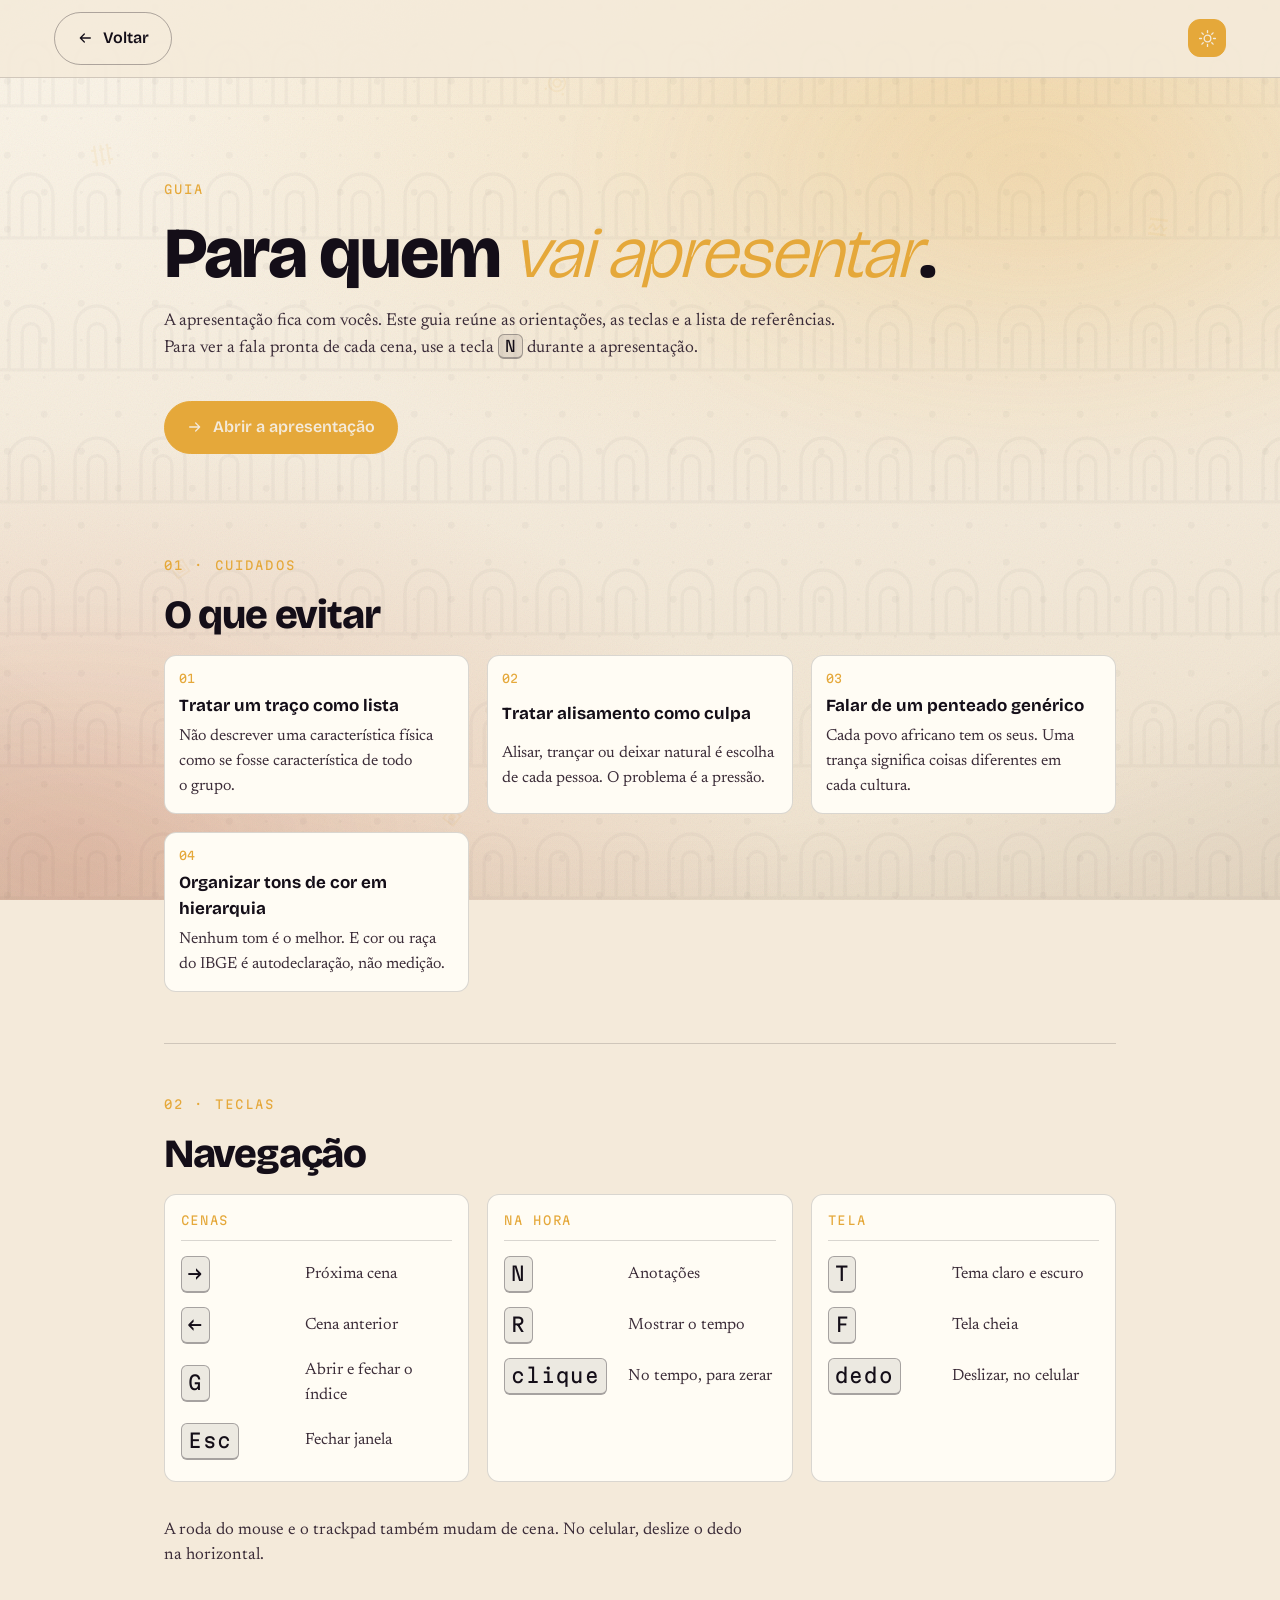
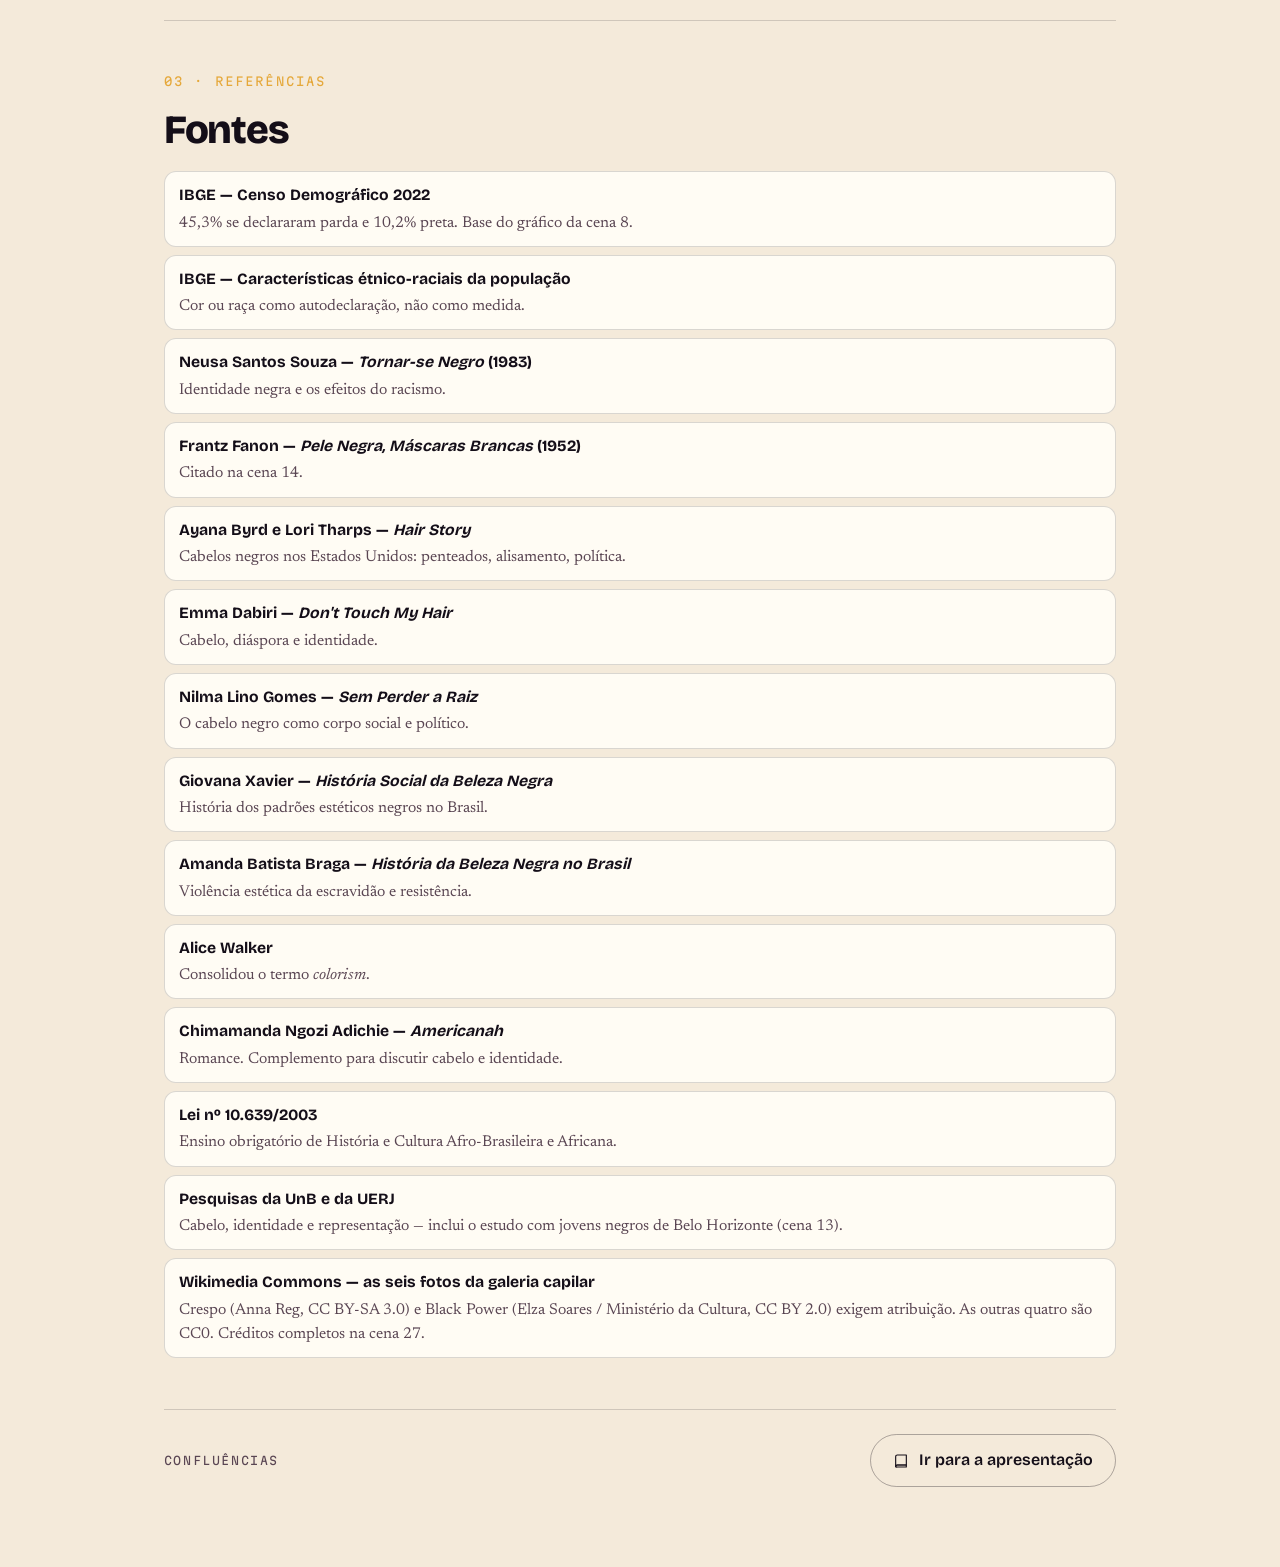
<file: guia.html>
<!DOCTYPE html>
<html lang="pt-BR" data-theme="dark" data-chapter="capa" data-cloth="arch">
<head>
<meta charset="utf-8">
<meta name="viewport" content="width=device-width, initial-scale=1, viewport-fit=cover">
<title>Guia — Confluências</title>
<meta name="description" content="Orientações de fala, teclas e referências da apresentação Confluências.">
<meta name="theme-color" content="#0A0810">
<link rel="preconnect" href="https://fonts.googleapis.com">
<link rel="preconnect" href="https://fonts.gstatic.com" crossorigin>
<link rel="stylesheet" href="assets/css/main.css">
<link rel="stylesheet" href="assets/css/slides.css">
<link rel="icon" href="data:image/svg+xml,%3Csvg xmlns='http://www.w3.org/2000/svg' viewBox='0 0 64 64'%3E%3Crect width='64' height='64' rx='14' fill='%230A0810'/%3E%3Cg fill='none' stroke='%23E5A83A' stroke-width='5' stroke-linecap='round'%3E%3Cpath d='M30 44Q10 44 10 24Q10 8 26 8Q36 8 36 20'/%3E%3Cpath d='M34 44Q54 44 54 24Q54 8 38 8Q28 8 28 20'/%3E%3Cpath d='M23 50h18'/%3E%3C/g%3E%3C/svg%3E">
<style>
  body { overflow: auto; }
  .doc { position: relative; z-index: 1; }
  .cloth.on { opacity: .055; }
  [data-theme='light'] .cloth.on { opacity: .04; }
  .cloth--2.on { opacity: .09; }
  .cloth--3 { position: fixed; }
  .cloth--3.on { opacity: .1; }
  [data-theme='light'] .cloth--3.on { opacity: .09; }
  kbd { font-family: 'Martian Mono', monospace; font-size: .88em; letter-spacing: .04em;
    border: 1px solid var(--line-2); border-bottom-width: 2px; border-radius: 6px;
    padding: 2px 6px; color: var(--fg); background: color-mix(in oklab, var(--fg) 8%, transparent); white-space: nowrap; }
  code { font-family: 'Martian Mono', monospace; font-size: .84em; border: 1px solid var(--line);
    border-radius: 5px; padding: 1px 5px; background: color-mix(in oklab, var(--fg) 7%, transparent); color: var(--accent); }
  .doc__top { position: sticky; top: 0; z-index: 30; display: flex; align-items: center;
    justify-content: space-between; gap: 16px; padding: 12px var(--pad-x);
    background: color-mix(in oklab, var(--bg) 90%, transparent); border-bottom: 1px solid var(--line); }
  .wrap { width: min(1060px, 100%); margin-inline: auto; padding: clamp(24px, 4vw, 60px) var(--pad-x) 80px; }
  .sec { display: grid; gap: clamp(12px, 1.8vw, 22px); padding-block: clamp(26px, 4vw, 52px); border-top: 1px solid var(--line); }
  .sec:first-of-type { border-top: 0; }
  .sec__n { font-family: 'Martian Mono', monospace; font-size: 12px; letter-spacing: .18em; text-transform: uppercase; color: var(--accent); }
  .sec h2 { font-size: clamp(1.45rem, 3.2vw, 2.5rem); }
  .sec p { color: var(--fg-soft); max-width: 68ch; font-size: 1.06rem; }
  .sec p strong, .sec li strong { color: var(--fg); font-weight: 500; }
  .grid2 { display: grid; grid-template-columns: repeat(auto-fit, minmax(250px, 1fr)); gap: clamp(12px, 1.4vw, 20px); }
  .grid3 { display: grid; grid-template-columns: repeat(auto-fit, minmax(210px, 1fr)); gap: clamp(12px, 1.4vw, 20px); }
  table { width: 100%; border-collapse: collapse; font-size: 1rem; }
  thead th { text-align: left; padding: 10px 12px; border-bottom: 1px solid var(--line-2);
    font-family: 'Martian Mono', monospace; font-size: 11.5px; letter-spacing: .12em;
    text-transform: uppercase; color: var(--fg-dim); font-weight: 400; }
  tbody td { padding: 11px 12px; border-bottom: 1px dashed var(--line); vertical-align: top; color: var(--fg-soft); }
  tbody tr:hover td { background: color-mix(in oklab, var(--accent) 7%, transparent); }
  .do-n { font-family: 'Martian Mono', monospace; font-size: 11.5px; color: var(--accent); }
  td.n { font-family: 'Martian Mono', monospace; font-size: 12px; color: var(--accent); white-space: nowrap; }
  td.t { color: var(--fg); font-weight: 500; }
  td.t a { text-decoration: none; border-bottom: 1px solid color-mix(in oklab, var(--accent) 45%, transparent); }
  td.t a:hover { color: var(--accent); }
  .do p { margin: 0; font-size: 1rem; }
  td.tm { font-family: 'Martian Mono', monospace; font-size: 12px; white-space: nowrap; }
  .tblwrap { overflow-x: auto; border: 1px solid var(--line); border-radius: var(--r); background: var(--card); }
  .ref { display: grid; gap: 8px; }
  .ref__i { display: grid; gap: 3px; padding: 11px 14px; border: 1px solid var(--line); border-radius: 12px; background: var(--card); }
  .ref__i b { font-family: 'Bricolage Grotesque', sans-serif; font-weight: 700; font-size: .98rem; }
  .ref__i span { font-size: .98rem; color: var(--fg-dim); }
  .callout { padding: clamp(14px, 1.6vw, 20px); border: 1px solid color-mix(in oklab, var(--accent) 38%, var(--line));
    border-radius: var(--r); background: color-mix(in oklab, var(--accent) 7%, transparent); }
  .callout h3 { font-size: 1rem; margin-bottom: 8px; }
  .callout ul { margin: 0; padding-left: 1.1em; display: grid; gap: 6px; font-size: 1rem; color: var(--fg-soft); }
  .callout li::marker { color: var(--accent); }
  .do { display: grid; gap: 5px; padding: 14px; border: 1px solid var(--line); border-radius: 12px; background: var(--card); }
  .do b { font-family: 'Bricolage Grotesque', sans-serif; font-size: 1.06rem; }
  
  .foot { display: flex; flex-wrap: wrap; gap: 12px 24px; align-items: center; justify-content: space-between;
    padding-top: 24px; border-top: 1px solid var(--line); }
  .motif-big { color: var(--accent); }
  .sym { display: grid; grid-template-columns: 52px 1fr; gap: 14px 18px; align-items: center; }
  .sym .motif { width: 44px; height: 44px; }
  .sym b { font-family: 'Bricolage Grotesque', sans-serif; font-weight: 700; font-size: 1.08rem; }
  .sym span { display: block; font-size: 1rem; color: var(--fg-dim); }
  .teclas { display: grid; gap: 4px; align-content: start; padding: 16px; border: 1px solid var(--line); border-radius: 12px; background: var(--card); }
  .teclas__t { font-family: 'Martian Mono', monospace; font-size: 12px; letter-spacing: .14em; text-transform: uppercase; color: var(--accent); font-weight: 400; padding-bottom: 10px; margin-bottom: 6px; border-bottom: 1px solid var(--line); }
  .teclas div { display: grid; grid-template-columns: 112px minmax(0, 1fr); gap: 12px; align-items: center; padding: 5px 0; }
  .teclas kbd { justify-self: start; max-width: 100%; overflow: hidden; text-overflow: ellipsis; }
  .teclas span { font-size: 1.02rem; color: var(--fg-soft); }
  @media (max-width: 560px) { .teclas div { grid-template-columns: 96px minmax(0, 1fr); } }
  @media (max-width: 700px) {
    .tblwrap { border: 0; background: none; }
    thead { display: none; }
    tbody tr { display: grid; gap: 4px; padding: 12px 0; border-bottom: 1px dashed var(--line); }
    tbody td { border: 0; padding: 0; }
  }
</style>
</head>
<body>

<svg width="0" height="0" style="position:absolute" aria-hidden="true" focusable="false">
  <symbol id="i-l" viewBox="0 0 24 24" fill="none" stroke="currentColor" stroke-width="1.9" stroke-linecap="round" stroke-linejoin="round"><path d="M20 12H5M11 6l-6 6 6 6"/></symbol>
  <symbol id="i-moon" viewBox="0 0 24 24" fill="none" stroke="currentColor" stroke-width="1.7" stroke-linecap="round" stroke-linejoin="round"><path d="M20 14.2A8.2 8.2 0 0 1 9.8 4a8.4 8.4 0 1 0 10.2 10.2Z"/></symbol>
  <symbol id="i-sun" viewBox="0 0 24 24" fill="none" stroke="currentColor" stroke-width="1.7" stroke-linecap="round"><circle cx="12" cy="12" r="4.2"/><path d="M12 2v2.4M12 19.6V22M2 12h2.4M19.6 12H22M4.9 4.9l1.7 1.7M17.4 17.4l1.7 1.7M19.1 4.9l-1.7 1.7M6.6 17.4l-1.7 1.7"/></symbol>
  <symbol id="i-r" viewBox="0 0 24 24" fill="none" stroke="currentColor" stroke-width="1.9" stroke-linecap="round" stroke-linejoin="round"><path d="M4 12h15M13 6l6 6-6 6"/></symbol>
  <symbol id="i-book" viewBox="0 0 24 24" fill="none" stroke="currentColor" stroke-width="1.7" stroke-linecap="round" stroke-linejoin="round"><path d="M4 5.5A2.5 2.5 0 0 1 6.5 3H20v15H6.5A2.5 2.5 0 0 0 4 20.5Z"/><path d="M4 20.5A2.5 2.5 0 0 1 6.5 18H20v3H6.5A2.5 2.5 0 0 1 4 20.5Z"/></symbol>
</svg>

<div class="bg" aria-hidden="true">
  <div class="bg__base"></div>
  <div class="cloth" data-pat="arch"></div>
  <div class="cloth cloth--2" data-pat="dots"></div>
  <div class="cloth--3" id="bgmark"></div>
  <div class="aurora"></div>
  <div class="grain"></div>
  <div class="vign"></div>
</div>

<div class="doc">
  <div class="doc__top">
    <a class="btn" href="index.html"><svg><use href="#i-l"/></svg> Voltar</a>
    <button class="tbtn" id="theme" type="button" aria-pressed="false" aria-label="Alternar tema"><svg><use href="#i-moon"/></svg></button>
  </div>

  <div class="wrap">

    <header class="sec" style="border-top:0">
      <span class="sec__n">Guia</span>
      <h1 class="t-lg">Para quem <span class="em">vai apresentar</span>.</h1>
      <p class="lede" style="font-size:1.08rem">A apresentação fica com vocês. Este guia reúne as orientações, as teclas e a lista de referências. Para ver a fala pronta de cada cena, use a tecla <kbd>N</kbd> durante a apresentação.</p>
      <div class="l-cover__band">
        <a class="btn btn--a" href="index.html"><svg><use href="#i-r"/></svg> Abrir a apresentação</a>
      </div>
    </header>

    <section class="sec">
      <div class="sec__n">01 · Cuidados</div>
      <h2>O que evitar</h2>
      <div class="grid2">
        <div class="do"><span class="do-n">01</span><b>Tratar um traço como lista</b><p>Não descrever uma característica física como se fosse característica de todo o grupo.</p></div>
        <div class="do"><span class="do-n">02</span><b>Tratar alisamento como culpa</b><p>Alisar, trançar ou deixar natural é escolha de cada pessoa. O problema é a pressão.</p></div>
        <div class="do"><span class="do-n">03</span><b>Falar de um penteado genérico</b><p>Cada povo africano tem os seus. Uma trança significa coisas diferentes em cada cultura.</p></div>
        <div class="do"><span class="do-n">04</span><b>Organizar tons de cor em hierarquia</b><p>Nenhum tom é o melhor. E cor ou raça do IBGE é autodeclaração, não medição.</p></div>
      </div>
    </section>

    <section class="sec">
      <div class="sec__n">02 · Teclas</div>
      <h2>Navegação</h2>
      <div class="grid3">
        <div class="teclas">
          <b class="teclas__t">Cenas</b>
          <div><kbd>→</kbd><span>Próxima cena</span></div>
          <div><kbd>←</kbd><span>Cena anterior</span></div>
          <div><kbd>G</kbd><span>Abrir e fechar o índice</span></div>
          <div><kbd>Esc</kbd><span>Fechar janela</span></div>
        </div>
        <div class="teclas">
          <b class="teclas__t">Na hora</b>
          <div><kbd>N</kbd><span>Anotações</span></div>
          <div><kbd>R</kbd><span>Mostrar o tempo</span></div>
          <div><kbd>clique</kbd><span>No tempo, para zerar</span></div>
        </div>
        <div class="teclas">
          <b class="teclas__t">Tela</b>
          <div><kbd>T</kbd><span>Tema claro e escuro</span></div>
          <div><kbd>F</kbd><span>Tela cheia</span></div>
          <div><kbd>dedo</kbd><span>Deslizar, no celular</span></div>
        </div>
      </div>
      <p class="l-note" style="margin-top:14px">A roda do mouse e o trackpad também mudam de cena. No celular, deslize o dedo na horizontal.</p>
    </section>

    <section class="sec">
      <div class="sec__n">03 · Referências</div>
      <h2>Fontes</h2>
      <div class="ref">
        <div class="ref__i"><b>IBGE — Censo Demográfico 2022</b><span>45,3% se declararam parda e 10,2% preta. Base do gráfico da cena 8.</span></div>
        <div class="ref__i"><b>IBGE — Características étnico-raciais da população</b><span>Cor ou raça como autodeclaração, não como medida.</span></div>
        <div class="ref__i"><b>Neusa Santos Souza — <i>Tornar-se Negro</i> (1983)</b><span>Identidade negra e os efeitos do racismo.</span></div>
        <div class="ref__i"><b>Frantz Fanon — <i>Pele Negra, Máscaras Brancas</i> (1952)</b><span>Citado na cena 14.</span></div>
        <div class="ref__i"><b>Ayana Byrd e Lori Tharps — <i>Hair Story</i></b><span>Cabelos negros nos Estados Unidos: penteados, alisamento, política.</span></div>
        <div class="ref__i"><b>Emma Dabiri — <i>Don't Touch My Hair</i></b><span>Cabelo, diáspora e identidade.</span></div>
        <div class="ref__i"><b>Nilma Lino Gomes — <i>Sem Perder a Raiz</i></b><span>O cabelo negro como corpo social e político.</span></div>
        <div class="ref__i"><b>Giovana Xavier — <i>História Social da Beleza Negra</i></b><span>História dos padrões estéticos negros no Brasil.</span></div>
        <div class="ref__i"><b>Amanda Batista Braga — <i>História da Beleza Negra no Brasil</i></b><span>Violência estética da escravidão e resistência.</span></div>
        <div class="ref__i"><b>Alice Walker</b><span>Consolidou o termo <i>colorism</i>.</span></div>
        <div class="ref__i"><b>Chimamanda Ngozi Adichie — <i>Americanah</i></b><span>Romance. Complemento para discutir cabelo e identidade.</span></div>
        <div class="ref__i"><b>Lei nº 10.639/2003</b><span>Ensino obrigatório de História e Cultura Afro-Brasileira e Africana.</span></div>
        <div class="ref__i"><b>Pesquisas da UnB e da UERJ</b><span>Cabelo, identidade e representação — inclui o estudo com jovens negros de Belo Horizonte (cena 13).</span></div>
        <div class="ref__i"><b>Wikimedia Commons — as seis fotos da galeria capilar</b><span>Crespo (Anna Reg, CC BY-SA 3.0) e Black Power (Elza Soares / Ministério da Cultura, CC BY 2.0) exigem atribuição. As outras quatro são CC0. Créditos completos na cena 27.</span></div>
      </div>
    </section>

    <div class="foot">
      <span class="meta">Confluências</span>
      <a class="btn" href="index.html"><svg><use href="#i-book"/></svg> Ir para a apresentação</a>
    </div>
  </div>
</div>

<script src="assets/js/art.js"></script>
<script>
  (function () {
    var root = document.documentElement;
    var KEY = 'confluencias:theme';
    function set(t) {
      root.dataset.theme = t;
      var b = document.getElementById('theme');
      if (b) {
        b.setAttribute('aria-pressed', String(t === 'light'));
        var u = b.querySelector('use');
        if (u) u.setAttribute('href', t === 'light' ? '#i-sun' : '#i-moon');
      }
      try { localStorage.setItem(KEY, t); } catch (e) {}
    }
    var t = null;
    var q = (location.search.match(/tema=(claro|escuro)/) || [])[1];
    if (q) t = q === 'claro' ? 'light' : 'dark';
    if (!t) { try { t = localStorage.getItem(KEY); } catch (e) {} }
    if (!t) t = window.matchMedia('(prefers-color-scheme: light)').matches ? 'light' : 'dark';
    set(t);
    var b = document.getElementById('theme');
    if (b) b.addEventListener('click', function () { set(root.dataset.theme === 'light' ? 'dark' : 'light'); });
    /* T alterna o tema, igual à apresentação */
    document.addEventListener('keydown', function (e) {
      if (e.metaKey || e.ctrlKey || e.altKey) return;
      var k = e.key;
      if (k === 't' || k === 'T') { set(root.dataset.theme === 'light' ? 'dark' : 'light'); }
      else if (k === 'f' || k === 'F') {
        if (!document.fullscreenElement) {
          (document.documentElement.requestFullscreen || function () {}).call(document.documentElement);
        } else if (document.exitFullscreen) { document.exitFullscreen(); }
      }
    });
    document.querySelectorAll('.cloth').forEach(function (el) { el.classList.add('on'); });
    (function () {
      var bg = document.getElementById('bgmark');
      if (!bg) return;
      var MARKS = ['kente', 'bogolan', 'aso', 'kuba', 'adire', 'lozenge'];
      bg.innerHTML = MARKS.map(function (n) { return Art.motif(n); }).join('');
      bg.classList.add('on');
    })();
    if (document.readyState === 'loading') document.addEventListener('DOMContentLoaded', function () { Art.mount(); });
    else Art.mount();
  })();
</script>
</body>
</html>
</file>
<file: assets/css/main.css>
/* =============================================================
   CONFLUÊNCIAS — main.css
   tokens · tema · fundo de tecido · chrome · componentes · arte
   ============================================================= */

/* ---------- 1. FONTS ---------- */
@import url('https://fonts.googleapis.com/css2?family=Bricolage+Grotesque:opsz,wght@12..96,400;12..96,600;12..96,800&family=Martian+Mono:wght@400;600&family=Newsreader:ital,opsz,wght@0,6..72,300;0,6..72,400;0,6..72,500;1,6..72,300;1,6..72,400&display=swap');

/* ---------- 2. TOKENS ---------- */
:root {
  color-scheme: dark;

  /* neutros */
  --ink-900: #0A0810;
  --ink-850: #0E0B16;
  --ink-800: #141020;
  --ink-700: #1B1628;
  --ink-600: #241D33;
  --bone-050: #FBF6EC;
  --bone-100: #F4EBD9;
  --bone-200: #E3D5BC;
  --bone-300: #C6B393;

  /* acentos por assunto */
  --gold: #E5A83A;
  --terra: #C9553A;
  --indigo: #6C7BF0;
  --teal: #1E9E8C;
  --hibis: #D2477F;
  --palm: #3FA86B;
  --plum: #A960C9;

  /* semânticos (temapos) */
  --bg: var(--ink-900);
  --fg: var(--bone-100);
  --fg-soft: color-mix(in oklab, var(--fg) 74%, transparent);
  --fg-dim: color-mix(in oklab, var(--fg) 52%, transparent);
  --line: color-mix(in oklab, var(--fg) 15%, transparent);
  --line-2: color-mix(in oklab, var(--fg) 28%, transparent);
  --card: color-mix(in oklab, var(--ink-700) 62%, transparent);
  --card-2: color-mix(in oklab, var(--ink-600) 72%, transparent);
  --panel: color-mix(in oklab, var(--ink-850) 97%, transparent);
  --cloth: color-mix(in oklab, var(--fg) 60%, transparent);
  --glow: color-mix(in oklab, var(--accent) 42%, transparent);
  --shadow: 0 24px 60px -20px rgb(0 0 0 / .65);

  --accent: var(--gold);
  --accent-2: var(--terra);

  /* ritmo */
  --e-out: cubic-bezier(.16, .84, .28, 1);
  --e-io: cubic-bezier(.65, .02, .24, 1);
  --e-back: cubic-bezier(.34, 1.7, .5, 1);
  --pad-x: clamp(20px, 4.2vw, 76px);
  --pad-y: clamp(88px, 10vh, 128px);
  --r: 18px;
  --r-lg: 30px;

  /* padrões (máscaras) */
  --pat-weave: url("data:image/svg+xml,%3Csvg xmlns='http://www.w3.org/2000/svg' width='96' height='96' viewBox='0 0 96 96'%3E%3Cg fill='none' stroke='%23000' stroke-width='2.6'%3E%3Cpath d='M0 24h96M0 72h96'/%3E%3Cpath d='M24 0v96M72 0v96'/%3E%3Cpath d='M12 12h24v24H12z'/%3E%3Cpath d='M60 60h24v24H60z'/%3E%3C/g%3E%3C/svg%3E");
  --pat-chevron: url("data:image/svg+xml,%3Csvg xmlns='http://www.w3.org/2000/svg' width='80' height='56' viewBox='0 0 80 56'%3E%3Cg fill='none' stroke='%23000' stroke-width='3.4' stroke-linecap='square'%3E%3Cpath d='M0 44 20 20 40 44 60 20 80 44'/%3E%3Cpath d='M0 12 20 -12'/%3E%3Cpath d='M0 56 20 32 40 56 60 32 80 56'/%3E%3C/g%3E%3C/svg%3E");
  --pat-arch: url("data:image/svg+xml,%3Csvg xmlns='http://www.w3.org/2000/svg' width='120' height='80' viewBox='0 0 120 80'%3E%3Cg fill='none' stroke='%23000' stroke-width='3'%3E%3Cpath d='M10 78V40a20 20 0 0 1 40 0v38'/%3E%3Cpath d='M22 78V44a8 8 0 0 1 16 0v34'/%3E%3Cpath d='M70 78V40a20 20 0 0 1 40 0v38'/%3E%3Cpath d='M82 78V44a8 8 0 0 1 16 0v34'/%3E%3Cpath d='M0 78h120'/%3E%3C/g%3E%3C/svg%3E");
  --pat-kente: url("data:image/svg+xml,%3Csvg xmlns='http://www.w3.org/2000/svg' width='120' height='120' viewBox='0 0 120 120'%3E%3Cg fill='none' stroke='%23000' stroke-width='4'%3E%3Cpath d='M0 40h120M0 80h120M40 0v120M80 0v120'/%3E%3C/g%3E%3Cg fill='%23000'%3E%3Crect x='6' y='14' width='28' height='9'/%3E%3Crect x='46' y='54' width='28' height='9'/%3E%3Crect x='86' y='94' width='28' height='9'/%3E%3Crect x='52' y='4' width='9' height='28'/%3E%3Crect x='92' y='44' width='9' height='28'/%3E%3Crect x='12' y='84' width='9' height='28'/%3E%3C/g%3E%3C/svg%3E");
  --pat-dots: url("data:image/svg+xml,%3Csvg xmlns='http://www.w3.org/2000/svg' width='48' height='48' viewBox='0 0 48 48'%3E%3Cg fill='%23000'%3E%3Ccircle cx='6' cy='6' r='2.2'/%3E%3Ccircle cx='30' cy='30' r='2.2'/%3E%3Ccircle cx='30' cy='6' r='1'/%3E%3Ccircle cx='6' cy='30' r='1'/%3E%3C/g%3E%3C/svg%3E");
  --pat-braid: url("data:image/svg+xml,%3Csvg xmlns='http://www.w3.org/2000/svg' width='64' height='64' viewBox='0 0 64 64'%3E%3Cg fill='none' stroke='%23000' stroke-width='3.2' stroke-linecap='round'%3E%3Cpath d='M0 18 L16 4 L32 18 L48 4 L64 18'/%3E%3Cpath d='M0 50 L16 36 L32 50 L48 36 L64 50'/%3E%3Cpath d='M16 4 L16 36 M48 4 L48 36'/%3E%3C/g%3E%3C/svg%3E");
  --grain: url("data:image/svg+xml,%3Csvg xmlns='http://www.w3.org/2000/svg' width='180' height='180'%3E%3Cfilter id='n'%3E%3CfeTurbulence type='fractalNoise' baseFrequency='.85' numOctaves='3' stitchTiles='stitch'/%3E%3C/filter%3E%3Crect width='180' height='180' filter='url(%23n)'/%3E%3C/svg%3E");
}

/* Tema claro: os textos usavam cor com alpha e o creme do fundo
   comia o contraste. Aqui sao cores cheias, sem transparent. */
[data-theme='light'] {
  color-scheme: light;
  --bg: #F4EADA;
  --fg: #140E18;
  --fg-soft: #3B2C38;
  --fg-dim: #5A4653;
  --line: color-mix(in oklab, var(--fg) 16%, transparent);
  --line-2: color-mix(in oklab, var(--fg) 32%, transparent);
  --card: #FFFCF4;
  --card-2: #FFF8EA;
  --panel: #FFFDF8;
  --cloth: color-mix(in oklab, var(--fg) 70%, transparent);
  --shadow: 0 22px 54px -22px rgb(60 30 20 / .3);
}

/* acento por assunto — [data-chapter] no <html> */
[data-chapter='capa']      { --accent: var(--gold);  --accent-2: var(--terra); }
[data-chapter='roteiro']   { --accent: var(--gold);  --accent-2: var(--plum); }
[data-chapter='a1']        { --accent: var(--gold);  --accent-2: var(--terra); }
[data-chapter='a2']        { --accent: var(--terra); --accent-2: var(--gold); }
[data-chapter='a3']        { --accent: var(--hibis); --accent-2: var(--terra); }
[data-chapter='a4']        { --accent: var(--teal);  --accent-2: var(--indigo); }
[data-chapter='a5']        { --accent: var(--indigo);--accent-2: var(--teal); }
[data-chapter='a6']        { --accent: var(--plum);  --accent-2: var(--terra); }
[data-chapter='a7']        { --accent: var(--palm);  --accent-2: var(--gold); }
[data-chapter='fim']       { --accent: var(--gold);  --accent-2: var(--palm); }
[data-chapter='fontes']    { --accent: var(--gold);  --accent-2: var(--plum); }

[data-cloth='weave']    { --pat: var(--pat-weave); }
[data-cloth='chevron']  { --pat: var(--pat-chevron); }
[data-cloth='arch']     { --pat: var(--pat-arch); }
[data-cloth='kente']    { --pat: var(--pat-kente); }
[data-cloth='dots']     { --pat: var(--pat-dots); }
[data-cloth='braid']    { --pat: var(--pat-braid); }

/* ---------- 3. BASE ---------- */
*, *::before, *::after { box-sizing: border-box; }
html, body { height: 100%; }
html { -webkit-text-size-adjust: 100%; }
body {
  margin: 0;
  background: var(--bg);
  color: var(--fg);
  font-family: 'Newsreader', Georgia, 'Times New Roman', serif;
  font-size: clamp(17px, 1.05vw + 13px, 22px);
  line-height: 1.55;
  overflow: hidden;
  -webkit-font-smoothing: antialiased;
  text-rendering: optimizeLegibility;
  transition: background .7s var(--e-out), color .7s var(--e-out);
}
h1, h2, h3, h4 {
  font-family: 'Bricolage Grotesque', 'Arial Black', system-ui, sans-serif;
  font-weight: 800;
  line-height: .92;
  letter-spacing: -.03em;
  margin: 0;
  text-wrap: balance;
}
p { margin: 0 0 1em; text-wrap: pretty; }
a { color: inherit; }
button { font: inherit; color: inherit; background: none; border: 0; cursor: pointer; }
::selection { background: var(--accent); color: var(--bg); }
:focus-visible { outline: 2px solid var(--accent); outline-offset: 3px; border-radius: 4px; }
.sr { position: absolute; width: 1px; height: 1px; overflow: hidden; clip-path: inset(50%); white-space: nowrap; }
.em { font-style: italic; font-weight: 300; color: var(--accent); }
.num { font-variant-numeric: tabular-nums; }

/* ---------- 4. FUNDO ---------- */
.bg { position: fixed; inset: 0; z-index: 0; pointer-events: none; overflow: hidden; }
.bg__base {
  position: absolute; inset: 0;
  background:
    radial-gradient(120% 90% at 78% 8%, color-mix(in oklab, var(--accent) 16%, transparent), transparent 58%),
    radial-gradient(90% 80% at 8% 96%, color-mix(in oklab, var(--accent-2) 14%, transparent), transparent 60%),
    linear-gradient(168deg, #16122A, var(--bg) 52%, #050409);
}
[data-theme='light'] .bg__base {
  background:
    radial-gradient(120% 90% at 78% 6%, color-mix(in oklab, var(--accent) 22%, transparent), transparent 58%),
    radial-gradient(90% 80% at 6% 98%, color-mix(in oklab, var(--accent-2) 18%, transparent), transparent 62%),
    linear-gradient(175deg, #FBF5E9, var(--bg) 60%, #EFE2CE);
}
/* camada de tecido (máscara) — troca com data-cloth */
.cloth {
  position: absolute; inset: -2px;
  background-color: var(--cloth);
  -webkit-mask-image: var(--pat); mask-image: var(--pat);
  -webkit-mask-size: 132px 132px; mask-size: 132px 132px;
  opacity: 0;
  transform: scale(1.04) rotate(.4deg);
  transition: opacity .85s var(--e-out), transform 1.1s var(--e-out), background-color .8s;
}
.cloth.on { opacity: .12; transform: scale(1) rotate(0deg); }
[data-theme='light'] .cloth.on { opacity: .14; }
.cloth--2 {
  -webkit-mask-size: 74px 74px; mask-size: 74px 74px;
  -webkit-mask-image: var(--pat-dots); mask-image: var(--pat-dots);
  opacity: 0;
}
.cloth--2.on { opacity: .26; }
[data-theme='light'] .cloth--2.on { opacity: .3; }

/* terceira camada: motivos têxteis espalhados, dá identidade ao fundo */
.cloth--3 {
  position: absolute; inset: 0;
  opacity: 0;
  transition: opacity 1s var(--e-out);
  pointer-events: none;
}
.cloth--3.on { opacity: .16; }
[data-theme='light'] .cloth--3.on { opacity: .13; }
.cloth--3 svg { position: absolute; color: var(--accent); }
.cloth--3 svg:nth-child(1) { top: 16%; left: 5%; width: 76px; transform: rotate(-9deg); }
.cloth--3 svg:nth-child(2) { top: 62%; left: 12%; width: 52px; transform: rotate(12deg); }
.cloth--3 svg:nth-child(3) { top: 24%; right: 7%; width: 64px; transform: rotate(7deg); }
.cloth--3 svg:nth-child(4) { bottom: 14%; right: 14%; width: 44px; transform: rotate(-14deg); }
.cloth--3 svg:nth-child(5) { top: 8%; left: 42%; width: 38px; transform: rotate(18deg); }
.cloth--3 svg:nth-child(6) { bottom: 8%; left: 34%; width: 34px; transform: rotate(-6deg); }

.aurora {
  position: absolute; inset: -20%;
  background:
    radial-gradient(34% 26% at var(--mx, 72%) var(--my, 28%), var(--glow), transparent 72%),
    radial-gradient(28% 22% at 18% 82%, color-mix(in oklab, var(--accent-2) 26%, transparent), transparent 74%);
  filter: blur(64px);
  opacity: .44;
  animation: drift 26s var(--e-io) infinite alternate;
  transition: background 1.1s var(--e-out);
}
.grain {
  position: absolute; inset: 0;
  background-image: var(--grain);
  opacity: .05; mix-blend-mode: overlay;
}
[data-theme='light'] .grain { opacity: .09; mix-blend-mode: multiply; }
.vign {
  position: absolute; inset: 0;
  background: radial-gradient(120% 100% at 50% 40%, transparent 46%, rgb(0 0 0 / .55) 100%);
}
[data-theme='light'] .vign { background: radial-gradient(120% 100% at 50% 40%, transparent 52%, rgb(80 50 30 / .18) 100%); }

/* ---------- 5. PRELOADER ---------- */
.boot {
  position: fixed; inset: 0; z-index: 90;
  display: grid; place-content: center; justify-items: center; gap: 22px;
  background: var(--ink-900);
  transition: opacity .8s var(--e-out), visibility .8s;
}
.boot.gone { opacity: 0; visibility: hidden; }
.boot__mark { width: clamp(90px, 12vw, 132px); color: var(--gold); animation: spin 5.5s linear infinite; }
.boot__wm { font-family: 'Bricolage Grotesque', sans-serif; font-weight: 800; letter-spacing: -.04em; font-size: clamp(30px, 5vw, 52px); }
.boot__wm b { color: var(--gold); font-weight: 800; }
.boot__bar { width: min(280px, 60vw); height: 3px; background: var(--line-2); border-radius: 3px; overflow: hidden; }
.boot__bar i { display: block; height: 100%; width: 40%; background: var(--gold); border-radius: 3px; animation: slide 1.25s var(--e-io) infinite; }
.boot__t { font-family: 'Martian Mono', monospace; font-size: 11px; letter-spacing: .22em; text-transform: uppercase; color: var(--fg-dim); }

/* ---------- 6. CHROME ---------- */
.deck { position: relative; height: 100dvh; z-index: 1; }

.top {
  position: fixed; inset: 0 0 auto; z-index: 40;
  display: grid; grid-template-columns: 1fr auto 1fr; align-items: center; gap: 16px;
  padding: 14px var(--pad-x);
  transition: transform .5s var(--e-out), opacity .4s;
}
.brand { display: flex; align-items: center; gap: 10px; min-width: 0; }
.brand__m { width: 26px; height: 26px; color: var(--accent); flex: none; transition: color .8s; }
.brand__t { font-family: 'Bricolage Grotesque', sans-serif; font-weight: 800; font-size: 15px; letter-spacing: .12em; text-transform: uppercase; white-space: nowrap; }
.brand__t i { font-style: normal; color: var(--accent); }

.prog { display: flex; gap: 4px; align-items: center; }
.prog__s {
  width: 16px; height: 4px; border-radius: 4px; background: var(--line-2);
  transition: background .5s, width .5s var(--e-back), transform .4s;
  cursor: pointer;
}
.prog__s:hover { transform: scaleY(2.2); }
.prog__s.done { background: color-mix(in oklab, var(--accent) 55%, transparent); }
.prog__s.now { width: 40px; background: var(--accent); }

.tools { display: flex; gap: 6px; justify-content: flex-end; }
.tbtn {
  position: relative;
  width: 38px; height: 38px; display: grid; place-content: center;
  border: 1px solid var(--line); border-radius: 12px; color: var(--fg-soft);
  background: var(--card); backdrop-filter: blur(10px);
  transition: color .3s, border-color .3s, background .3s, transform .3s var(--e-back);
}
.tbtn svg { width: 19px; height: 19px; }
.tbtn:hover { color: var(--fg); border-color: var(--line-2); transform: translateY(-2px); }
.tbtn[aria-pressed='true'] { color: var(--bg); background: var(--accent); border-color: var(--accent); }
.tbtn .lbl {
  position: absolute; top: calc(100% + 10px); right: 0; white-space: nowrap; z-index: 70;
  font-family: 'Martian Mono', monospace; font-size: 10.5px; letter-spacing: .1em; text-transform: uppercase;
  background: var(--card-2); border: 1px solid var(--line); padding: 4px 8px; border-radius: 8px;
  opacity: 0; transform: translateY(-4px); transition: .3s var(--e-out); pointer-events: none;
}
.tbtn:hover .lbl { opacity: 1; transform: none; }

/* rail de capítulos */
.rail {
  position: fixed; right: 18px; top: 50%; z-index: 40;
  transform: translateY(-50%);
  display: grid; gap: 4px;
}
.rail__i {
  display: flex; align-items: center; gap: 10px; justify-content: flex-end;
  padding: 5px 2px; cursor: pointer;
}
.rail__l {
  font-family: 'Martian Mono', monospace; font-size: 10.5px; letter-spacing: .12em; text-transform: uppercase;
  color: var(--fg-dim); opacity: 0; transform: translateX(8px); transition: .35s var(--e-out); white-space: nowrap;
}
.rail__d { width: 22px; height: 2px; background: var(--line-2); border-radius: 2px; transition: .35s var(--e-out); }
.rail__i:hover .rail__l { opacity: 1; transform: none; color: var(--fg); }
.rail__i:hover .rail__d { width: 32px; background: var(--fg-soft); }
.rail__i.on .rail__d { width: 44px; height: 3px; background: var(--accent); }

.bot {
  position: fixed; inset: auto 0 0; z-index: 40;
  display: flex; align-items: center; justify-content: space-between; gap: 18px;
  padding: 14px var(--pad-x) 16px;
}
.bot__id { display: flex; align-items: baseline; gap: 10px; min-width: 0; }
.bot__ch { font-family: 'Bricolage Grotesque', sans-serif; font-weight: 600; font-size: 14px; letter-spacing: .04em; }
.bot__ct { font-family: 'Martian Mono', monospace; font-size: 12.5px; color: var(--fg-dim); letter-spacing: .1em; }
.bot__ct b { color: var(--accent); font-weight: 600; }
.nav { display: flex; align-items: center; gap: 8px; }
.navb {
  display: flex; align-items: center; gap: 9px; height: 42px; padding: 0 18px;
  border: 1px solid var(--line); border-radius: 999px; background: var(--card); backdrop-filter: blur(10px);
  font-family: 'Bricolage Grotesque', sans-serif; font-weight: 600; font-size: 14px; letter-spacing: .02em;
  transition: .3s var(--e-out); overflow: hidden;
}
.navb svg { width: 16px; height: 16px; }
.navb:hover { border-color: var(--accent); color: var(--accent); transform: translateY(-2px); }
.navb:disabled { opacity: .3; pointer-events: none; }
.navb--p { padding: 0 16px; }
.navb__k { font-family: 'Martian Mono', monospace; font-size: 10.5px; color: var(--fg-dim); border: 1px solid var(--line); border-radius: 5px; padding: 2px 5px; }

.hint {
  position: fixed; left: 50%; bottom: 74px; z-index: 39; transform: translateX(-50%);
  display: flex; align-items: center; gap: 10px;
  font-family: 'Martian Mono', monospace; font-size: 11.5px; letter-spacing: .14em; text-transform: uppercase;
  color: var(--fg-dim); padding: 8px 14px; border: 1px dashed var(--line-2); border-radius: 999px;
  background: var(--card); animation: bobY 2.6s var(--e-io) infinite;
  transition: opacity .6s;
}
.hint kbd { font-family: inherit; color: var(--fg); }

/* ---------- 7. SLIDES ---------- */
.slides { position: absolute; inset: 0; z-index: 2; }
.slide {
  position: absolute; inset: 0;
  display: grid; grid-template-columns: minmax(0, 1fr);
  align-content: center;
  padding: var(--pad-y) var(--pad-x) calc(var(--pad-y) * .8);
  opacity: 0; visibility: hidden; pointer-events: none;
  transform: scale(1.035);
  filter: blur(12px);
  transition: opacity .55s var(--e-out), transform .85s var(--e-out), filter .5s var(--e-out), visibility .85s;
  overflow: hidden auto;
  scrollbar-width: thin;
}
.deck[data-dir='next'] .slide:not(.is-active) { transform: translate3d(-3.5%, 0, 0) scale(1.045); }
.deck[data-dir='prev'] .slide:not(.is-active) { transform: translate3d(3.5%, 0, 0) scale(1.045); }
.slide.is-active { opacity: 1; visibility: visible; pointer-events: auto; transform: none; filter: none; }
.slide__in { width: min(1420px, 100%); min-width: 0; margin-inline: auto; position: relative; z-index: 2; }

/* stagger de entrada */
.slide.is-active [data-anim] > * { animation: rise .95s var(--e-out) both; }
.slide.is-active [data-anim] > *:nth-child(1) { animation-delay: .12s; }
.slide.is-active [data-anim] > *:nth-child(2) { animation-delay: .2s; }
.slide.is-active [data-anim] > *:nth-child(3) { animation-delay: .28s; }
.slide.is-active [data-anim] > *:nth-child(4) { animation-delay: .36s; }
.slide.is-active [data-anim] > *:nth-child(5) { animation-delay: .44s; }
.slide.is-active [data-anim] > *:nth-child(6) { animation-delay: .52s; }
.slide.is-active [data-anim] > *:nth-child(7) { animation-delay: .6s; }
.slide.is-active [data-anim] > *:nth-child(8) { animation-delay: .68s; }
.slide.is-active [data-anim] > *:nth-child(9) { animation-delay: .76s; }
.slide.is-active [data-anim] > *:nth-child(10) { animation-delay: .84s; }
.slide.is-active [data-anim] > *:nth-child(11) { animation-delay: .92s; }
.slide.is-active [data-anim] > *:nth-child(12) { animation-delay: 1s; }
/* rede de segurança: se a animação não rodar, o conteúdo aparece do mesmo jeito */
.slide.is-settled [data-anim] > *,
.slide.is-settled .maskline > span {
  opacity: 1 !important; transform: none !important; filter: none !important;
}
[data-anim='self'] { animation: rise .95s var(--e-out) both; }
.fade { animation: fadeIn 1.1s var(--e-out) both; animation-delay: .1s; }
.maskline { display: block; overflow: hidden; padding: .16em 0 .09em; margin: -.16em 0 -.09em; }
.slide.is-active .maskline > span { animation: wipeUp 1.05s var(--e-out) both; }
.slide.is-active .maskline:nth-of-type(2) > span { animation-delay: .1s; }
.slide.is-active .maskline:nth-of-type(3) > span { animation-delay: .2s; }
.slide.is-active .maskline:nth-of-type(4) > span { animation-delay: .3s; }
.draw { stroke-dasharray: 1000; stroke-dashoffset: 1000; }
.slide.is-active .draw { animation: draw 1.8s var(--e-out) .25s both; }

/* varredura de tecido entre cenas */
.wipe {
  position: fixed; inset: -30%; z-index: 30; pointer-events: none; opacity: 0;
  background-color: var(--cloth);
  -webkit-mask-image: var(--pat-chevron); mask-image: var(--pat-chevron);
  -webkit-mask-size: 120px 84px; mask-size: 120px 84px;
  mix-blend-mode: overlay;
}
.wipe.go { animation: sweep .78s var(--e-out); }

/* ---------- 8. TIPOGRAFIA DE CENA ---------- */
.kick {
  display: inline-flex; align-items: center; gap: 10px;
  font-family: 'Martian Mono', monospace; font-size: clamp(11px, .85vw, 13px);
  letter-spacing: .2em; text-transform: uppercase; color: var(--accent);
  margin-bottom: clamp(14px, 2vh, 26px);
}
.kick::before { content: ''; width: clamp(22px, 4vw, 60px); height: 1px; background: currentColor; }
.kick b { color: var(--fg); font-weight: 600; }

.t-xl { font-size: clamp(2.9rem, 8.4vw, 8.4rem); }
.t-lg { font-size: clamp(2.3rem, 5.6vw, 5.4rem); }
.t-md { font-size: clamp(1.7rem, 3.4vw, 3.2rem); }
.t-sm { font-size: clamp(1.15rem, 1.9vw, 1.7rem); line-height: 1.06; }
.lede { font-size: clamp(1.02rem, 1.42vw, 1.42rem); line-height: 1.5; color: var(--fg-soft); max-width: 54ch; }
.lede strong { color: var(--fg); font-weight: 500; }
.rule { height: 1px; background: var(--line); margin: clamp(16px, 2.4vh, 30px) 0; position: relative; }
.rule--dash { background: repeating-linear-gradient(90deg, var(--line-2) 0 6px, transparent 6px 14px); }
.meta {
  font-family: 'Martian Mono', monospace; font-size: 11.5px; letter-spacing: .14em;
  text-transform: uppercase; color: var(--fg-dim);
}


/* ---------- 9. COMPONENTES ---------- */
.card {
  position: relative; padding: clamp(16px, 1.6vw, 26px);
  background: var(--card); border: 1px solid var(--line); border-radius: var(--r);
  backdrop-filter: blur(14px); overflow: hidden;
  transition: transform .5s var(--e-out), border-color .4s, background .4s;
}
.card::after {
  content: ''; position: absolute; inset: 0; opacity: 0; transition: opacity .45s;
  background: linear-gradient(180deg, color-mix(in oklab, var(--accent) 12%, transparent), transparent 60%);
}
.card:hover { transform: translateY(-5px); border-color: color-mix(in oklab, var(--accent) 45%, var(--line)); }
.card:hover::after { opacity: 1; }
.card__n { font-family: 'Martian Mono', monospace; font-size: 11.5px; letter-spacing: .16em; color: var(--accent); }
.card h4 { font-size: 1.2rem; line-height: 1.1; margin: 10px 0 8px; letter-spacing: -.01em; }
.card p { font-size: 1.14rem; line-height: 1.5; color: var(--fg-soft); margin: 0; }
.card__i { position: absolute; right: 14px; top: 14px; width: 30px; height: 30px; color: var(--accent); opacity: .55; }



.chip {
  display: inline-flex; align-items: center; gap: 7px; padding: 7px 14px;
  border: 1px solid var(--line-2); border-radius: 999px;
  font-family: 'Martian Mono', monospace; font-size: 11.5px; letter-spacing: .1em; text-transform: uppercase;
  color: var(--fg-soft); background: color-mix(in oklab, var(--card) 70%, transparent);
}
.chip--a { border-color: color-mix(in oklab, var(--accent) 50%, transparent); color: var(--accent); }
.chip__d { width: 6px; height: 6px; border-radius: 50%; background: var(--accent); }

.quote {
  position: relative; padding-left: clamp(20px, 2.4vw, 40px);
  border-left: 2px solid var(--accent);
}
.quote p { font-size: clamp(1.15rem, 2vw, 1.85rem); line-height: 1.28; font-style: italic; font-weight: 300; margin: 0 0 .7em; }
.quote cite { font-family: 'Martian Mono', monospace; font-size: 11.5px; letter-spacing: .18em; text-transform: uppercase; color: var(--fg-dim); font-style: normal; }

.grid { display: grid; gap: clamp(12px, 1.1vw, 20px); }
.g2 { grid-template-columns: repeat(2, minmax(0,1fr)); }
.g3 { grid-template-columns: repeat(3, minmax(0,1fr)); }
.g4 { grid-template-columns: repeat(4, minmax(0,1fr)); }

/* ---------- 10. FOTOGRAFIAS ----------
   A galeria de tipos capilares usa fotos reais em assets/img.
   O quadro mantem proporcao fixa e a foto preenche sem distorcer,
   para as seis imagens terem o mesmo peso visual.

   Esta rede de seguranca fica aqui, e nao so em slides.css, de
   proposito: se a folha de layouts deixar de carregar, um <img> sem
   tamanho proprio estoura para a largura natural do arquivo (1280px
   nestas fotos) e quebra a cena inteira. O max-width abaixo e o
   minimo para isso nao acontecer. */
img { max-width: 100%; }
.photo, .l-gal__ph { display: block; width: 100%; height: auto; background: var(--panel); }
.l-gal__ph { aspect-ratio: 4 / 3; object-fit: cover; object-position: center 22%; }

.motif { width: 1em; height: 1em; display: block; }
.tex { width: 100%; height: auto; }
.art { width: 100%; height: auto; }
.mf-gr { animation: gr 5s var(--e-io) infinite; animation-delay: var(--d); transform-box: fill-box; transform-origin: center; }

/* ---------- 11. OVERLAYS ---------- */
.ov {
  position: fixed; inset: 0; z-index: 60; display: grid; place-items: center;
  padding: clamp(20px, 4vw, 60px);
  background: color-mix(in oklab, var(--bg) 82%, transparent);
  backdrop-filter: blur(18px);
  opacity: 0; visibility: hidden; transition: opacity .45s var(--e-out), visibility .45s;
}
.ov.on { opacity: 1; visibility: visible; }
.ov__in {
  width: min(1080px, 100%); max-height: 100%; overflow: auto;
  padding: clamp(22px, 3vw, 44px);
  background: var(--card-2); border: 1px solid var(--line); border-radius: var(--r-lg);
  box-shadow: var(--shadow);
  transform: translateY(18px) scale(.985); transition: transform .5s var(--e-out);
}
.ov.on .ov__in { transform: none; }
.ov__h { display: flex; align-items: flex-end; justify-content: space-between; gap: 20px; margin-bottom: 22px; }
.ov__t { font-size: clamp(1.4rem, 2.6vw, 2.2rem); }
.ov__t span { color: var(--accent); }
.ov__cols { display: grid; grid-template-columns: repeat(auto-fit, minmax(230px, 1fr)); gap: clamp(16px, 2.4vw, 34px); }
.ov__g { display: grid; gap: 2px; align-content: start; }
.ov__g h3 {
  font-family: 'Martian Mono', monospace; font-size: 11.5px; letter-spacing: .16em;
  text-transform: uppercase; color: var(--accent); font-weight: 400;
  padding-bottom: 8px; margin-bottom: 6px; border-bottom: 1px solid var(--line);
}

.keys { display: grid; grid-template-columns: repeat(auto-fill, minmax(210px, 1fr)); gap: 10px 26px; }
.key { display: flex; align-items: center; gap: 12px; padding: 9px 0; border-bottom: 1px dashed var(--line); }
.key kbd {
  font-family: 'Martian Mono', monospace; font-size: 11.5px; letter-spacing: .04em;
  border: 1px solid var(--line-2); border-bottom-width: 2px; border-radius: 7px;
  padding: 4px 8px; min-width: 30px; text-align: center; color: var(--fg);
}
.key span { font-size: 1.08rem; color: var(--fg-soft); }

.toc { display: grid; grid-template-columns: repeat(auto-fit, minmax(215px, 1fr)); gap: 12px; }
.toc__i {
  text-align: left; padding: 16px; border: 1px solid var(--line); border-radius: var(--r);
  background: color-mix(in oklab, var(--card) 60%, transparent);
  transition: .35s var(--e-out); cursor: pointer; display: grid; gap: 6px;
}
.toc__i:hover { border-color: var(--accent); transform: translateY(-4px); }
.toc__i.on { border-color: var(--accent); background: color-mix(in oklab, var(--accent) 12%, transparent); }
.toc__n { font-family: 'Martian Mono', monospace; font-size: 12.5px; letter-spacing: .16em; color: var(--accent); }
.toc__t { font-family: 'Bricolage Grotesque', sans-serif; font-weight: 700; font-size: 1.16rem; letter-spacing: -.01em; }
.toc__s { font-size: 1.02rem; color: var(--fg-soft); line-height: 1.42; }

.notes {
  position: fixed; z-index: 50; right: 0; top: 0; bottom: 0; width: min(440px, 92vw);
  padding: calc(20px + 58px) 28px 28px; overflow: auto;
  background: var(--panel); color: var(--fg);
  border-left: 1px solid var(--line-2);
  box-shadow: var(--shadow);
  transform: translateX(102%); transition: transform .55s var(--e-out);
}
.notes.on { transform: none; }
.notes__h { display: flex; align-items: center; justify-content: space-between; gap: 12px; margin-bottom: 14px; }
.notes__t { font-family: 'Bricolage Grotesque', sans-serif; font-weight: 700; font-size: 1.15rem; }
.notes__b { font-size: 1.12rem; line-height: 1.6; color: var(--fg); }
.notes__b p { margin: 0 0 .8em; }
.notes__b strong { font-weight: 600; color: var(--accent); }
.notes__b li { margin-bottom: .55em; }
.notes__b ul { padding-left: 1.15em; margin: 0 0 1em; }
.notes__b li::marker { color: var(--accent); }

.clock {
  position: fixed; z-index: 41; left: 50%; top: 14px; transform: translateX(-50%);
  font-family: 'Martian Mono', monospace; font-size: 13px; letter-spacing: .1em;
  padding: 5px 12px; border: 1px solid var(--line); border-radius: 999px;
  background: var(--card); opacity: 0; pointer-events: none; transition: opacity .3s;
  cursor: pointer;
}
.clock.on { opacity: 1; pointer-events: auto; }

/* ---------- 12. KEYFRAMES ---------- */
@keyframes rise { from { opacity: 0; transform: translateY(26px); filter: blur(5px); } to { opacity: 1; transform: none; filter: none; } }
@keyframes fadeIn { from { opacity: 0; } to { opacity: 1; } }
@keyframes wipeUp { from { transform: translateY(105%); } to { transform: none; } }
@keyframes draw { to { stroke-dashoffset: 0; } }
@keyframes drift { from { transform: translate3d(-2%, -1%, 0) scale(1) } to { transform: translate3d(3%, 2%, 0) scale(1.06) } }
@keyframes gr { 0%, 100% { transform: scale(1); opacity: inherit } 50% { transform: scale(1.12) } }
@keyframes spin { to { transform: rotate(360deg) } }
@keyframes slide { 0% { transform: translateX(-110%) } 100% { transform: translateX(280%) } }
@keyframes bobY { 0%, 100% { transform: translate(-50%, 0) } 50% { transform: translate(-50%, -6px) } }
@keyframes sweep {
  0% { opacity: 0; transform: translateX(-55%) skewX(-14deg) }
  30% { opacity: .34 }
  100% { opacity: 0; transform: translateX(55%) skewX(-14deg) }
}

/* ---------- 13. RESPONSIVO ---------- */
@media (min-width: 1081px) {
  .slide { padding-right: calc(var(--pad-x) + 52px); }
  .slide__in { width: min(1360px, 100%); }
}
@media (max-width: 1080px) {
  .rail { display: none; }
  .g4 { grid-template-columns: repeat(2, minmax(0,1fr)); }
  .g3 { grid-template-columns: repeat(2, minmax(0,1fr)); }
}
@media (max-width: 780px) {
  :root { --pad-y: 92px; }
  .top { grid-template-columns: 1fr auto; padding: 10px var(--pad-x); gap: 8px; }
  .prog { display: none; }
  .brand__t { font-size: 12px; }
  .bot { padding: 10px var(--pad-x) 12px; }
  .bot__ch { display: none; }
  .navb span { display: none; }
  .navb { padding: 0 14px; }
  .hint { bottom: 66px; font-size: 10px; }
  .g2, .g3, .g4 { grid-template-columns: minmax(0, 1fr); }
  .slide { align-content: start; }
}
@media (max-width: 560px) {
  #clockbtn, #fsbtn { display: none; }
  .tbtn { width: 34px; height: 34px; border-radius: 10px; }
  .tbtn svg { width: 17px; height: 17px; }
  .brand__m { width: 22px; height: 22px; }
}
@media (max-width: 480px) {
  .t-xl { font-size: clamp(2.2rem, 11vw, 3rem); }
  .tools { gap: 4px; }
}

/* ---------- 14. MOVIMENTO REDUZIDO ---------- */
@media (prefers-reduced-motion: reduce) {
  *, *::before, *::after {
    animation-duration: .001ms !important; animation-delay: 0s !important;
    animation-iteration-count: 1 !important;
    transition-duration: .12s !important; transition-delay: 0s !important; scroll-behavior: auto !important;
  }
  .slide { filter: none; }
}

/* ---------- 15. IMPRESSÃO ---------- */
@media print {
  .bg, .top, .bot, .rail, .hint, .ov, .notes, .wipe, .boot { display: none !important; }
  body { overflow: visible; background: #fff; color: #000; }
  .slides { position: static; }
  .slide { position: static; opacity: 1 !important; visibility: visible !important; filter: none !important; transform: none !important; page-break-after: always; min-height: 100vh; }
}
</file>
<file: assets/css/slides.css>
/* =============================================================
   CONFLUÊNCIAS — slides.css
   layouts de cena: capa · roteiro · capítulo · split · linha do tempo
   espectro · comparação · galeria · citação · dados · encerramento
   ============================================================= */

/* ---------- base comum ---------- */
.l-head { display: grid; gap: clamp(10px, 1.4vh, 20px); align-content: start; }
.l-2col { display: grid; grid-template-columns: minmax(0,1.05fr) minmax(0,.95fr); gap: clamp(24px, 3.4vw, 64px); align-items: center; }
.l-2col--wide { grid-template-columns: minmax(0,1.25fr) minmax(0,.75fr); }
.l-2col--art { grid-template-columns: minmax(0,.82fr) minmax(0,1.18fr); }
.l-stack { display: grid; gap: clamp(10px, 1.5vh, 20px); align-content: center; }
/* impede que uma faixa de itens (chips, tags) estique a coluna e a página toda */
.l-2col > *, .l-chap > *, .l-stack > * { min-width: 0; }
.l-sticky { align-content: start; }


/* =============================================================
   1. CAPA
   ============================================================= */
.l-cover { display: grid; grid-template-columns: minmax(0,1.06fr) minmax(0,.94fr); gap: clamp(16px, 2.4vw, 44px); align-items: end; }
.l-cover__top { grid-column: 1 / -1; display: grid; gap: clamp(8px, 1.2vh, 16px); }
.l-cover__t { display: grid; gap: clamp(10px, 1.6vh, 20px); }
.l-cover__wm {
  font-family: 'Bricolage Grotesque', sans-serif; font-weight: 800;
  font-size: clamp(2.6rem, 9.4vw, 9.4rem); line-height: .84; letter-spacing: -.055em;
}
.l-cover__wm .l2 { color: var(--accent); }
.l-cover__sub { font-size: clamp(1.05rem, 1.65vw, 1.5rem); line-height: 1.32; font-weight: 300; max-width: 30ch; }
.l-cover__sub i { font-style: italic; color: var(--accent); }
/* capa sem o elenco de figuras: uma coluna só */
.l-cover--limpa { grid-template-columns: minmax(0,1fr); }
.l-cover--limpa .l-cover__sub { max-width: 40ch; }
.l-cover__band {
  display: flex; flex-wrap: wrap; gap: 8px; align-items: center;
}
.l-cover__foot { display: flex; flex-wrap: wrap; gap: 14px 26px; align-items: center; margin-top: clamp(8px, 1.4vh, 18px); }
.stripe {
  height: 9px; border-radius: 2px; flex: 1 1 120px; overflow: hidden;
  background: repeating-linear-gradient(90deg,
    var(--accent) 0 10px, transparent 10px 16px,
    var(--accent-2) 16px 30px, transparent 30px 40px);
  opacity: .75; animation: weave 7s var(--e-io) infinite;
}
@keyframes weave { 0%, 100% { transform: translateX(0) } 50% { transform: translateX(20px) } }

/* =============================================================
   2. ROTEIRO / ÍNDICE
   ============================================================= */
.l-toc { display: grid; grid-template-columns: repeat(3, minmax(0,1fr)); gap: clamp(10px, 1vw, 18px); }
.l-toc__c {
  position: relative; text-align: left; cursor: pointer;
  padding: clamp(14px, 1.5vw, 24px); border: 1px solid var(--line); border-radius: var(--r);
  background: var(--card); backdrop-filter: blur(12px); overflow: hidden;
  display: grid; gap: 8px; align-content: start;
  transition: transform .5s var(--e-out), border-color .4s, background .4s;
}
.l-toc__c::before {
  content: ''; position: absolute; inset: 0 auto 0 0; width: 3px; background: var(--accent);
  transform: scaleY(0); transform-origin: top; transition: transform .5s var(--e-out);
}
.l-toc__c:hover { transform: translateY(-6px); border-color: color-mix(in oklab, var(--accent) 50%, var(--line)); }
.l-toc__c:hover::before, .l-toc__c.on::before { transform: scaleY(1); }
.l-toc__n { font-family: 'Martian Mono', monospace; font-size: 11.5px; letter-spacing: .16em; color: var(--accent); display: flex; gap: 8px; align-items: center; }
.l-toc__n i { flex: 1; height: 1px; background: var(--line-2); font-style: normal; }
.l-toc__t { font-family: 'Bricolage Grotesque', sans-serif; font-weight: 700; font-size: clamp(1.05rem, 1.7vw, 1.6rem); line-height: 1.02; letter-spacing: -.02em; }
.l-toc__d { font-size: 1.04rem; line-height: 1.45; color: var(--fg-soft); }

/* =============================================================
   3. ABERTURA DE CAPÍTULO
   ============================================================= */
.l-chap { display: grid; grid-template-columns: minmax(0,1.1fr) minmax(0,.9fr); gap: clamp(20px, 3vw, 60px); align-items: center; }
.l-chap__id { display: flex; align-items: baseline; gap: clamp(10px, 1.4vw, 20px); margin-bottom: clamp(6px, 1vh, 14px); }
.l-chap__nn {
  font-family: 'Bricolage Grotesque', sans-serif; font-weight: 800; font-size: clamp(2.6rem, 6vw, 5.6rem);
  line-height: .8; color: transparent; -webkit-text-stroke: 1.5px var(--accent);
}
.l-chap__sc { font-family: 'Martian Mono', monospace; font-size: 11.5px; letter-spacing: .16em; text-transform: uppercase; color: var(--fg-dim); }
.l-chap__t { display: grid; gap: clamp(12px, 1.8vh, 24px); }
.l-chap__d { display: flex; gap: clamp(8px, 1vw, 16px); flex-wrap: wrap; }
/* Abertura de capítulo sem figura: uma coluna só e bloco centralizado.
   Sem a figura na direita, o texto solto à esquerda deixava metade da
   tela vazia e a cena lia como falha de layout, não como escolha.
   Fica depois das regras acima de propósito: tem a mesma especificidade
   e precisa vencer a grade de duas colunas. */
.l-chap--limpa { grid-template-columns: minmax(0,1fr); justify-items: center; text-align: center; }
.l-chap--limpa .t-xl { max-width: 15ch; }
.l-chap--limpa .l-chap__id { justify-content: center; }
.l-chap--limpa .l-chap__d { justify-content: center; }
.l-chap__art { position: static; display: grid; place-items: center; }
.l-chap__sig { display: inline-grid; place-items: center; width: 34px; height: 34px; margin-left: 6px; border: 1px solid var(--line); border-radius: 10px; }
.l-chap__sig .motif { width: 20px; height: 20px; color: var(--accent); }
.threadline { position: absolute; inset: auto 0 0; height: 2px; background: var(--line); overflow: hidden; }
.threadline i { position: absolute; inset: 0; background: var(--accent); transform-origin: left; }

/* =============================================================
   4. LINHA DO TEMPO
   ============================================================= */
.l-time { display: grid; gap: clamp(18px, 3vh, 40px); }
.l-time__track { position: relative; display: grid; grid-template-columns: repeat(5, minmax(0,1fr)); gap: clamp(8px, 1vw, 20px); }
.l-time__track::before {
  content: ''; position: absolute; left: 0; right: 0; top: 34px; height: 1px;
  background: repeating-linear-gradient(90deg, var(--line-2) 0 5px, transparent 5px 12px);
}
.l-time__n { position: relative; display: grid; gap: 10px; align-content: start; }
.l-time__d {
  width: 15px; height: 15px; border-radius: 50%; border: 2px solid var(--accent);
  background: var(--bg); margin-top: 27px; position: relative; z-index: 1;
  transition: transform .5s var(--e-back), box-shadow .5s;
}
.l-time__n:hover .l-time__d { transform: scale(1.4); box-shadow: 0 0 0 6px color-mix(in oklab, var(--accent) 18%, transparent); }
.l-time__p { font-family: 'Martian Mono', monospace; font-size: 11.5px; letter-spacing: .12em; text-transform: uppercase; color: var(--accent); }
.l-time__h { font-family: 'Bricolage Grotesque', sans-serif; font-weight: 700; font-size: clamp(.95rem, 1.35vw, 1.22rem); line-height: 1.05; letter-spacing: -.01em; }
.l-time__x { font-size: 1.1rem; line-height: 1.48; color: var(--fg-soft); }



/* =============================================================
   5. GALERIA DE TEXTURAS / TRAÇOS
   ============================================================= */
.l-gal { display: grid; grid-template-columns: repeat(3, minmax(0,1fr)); gap: clamp(7px, .7vw, 14px); }
.l-gal__c {
  position: relative; padding: clamp(11px, 1vw, 18px); border-radius: var(--r);
  border: 1px solid var(--line); background: var(--card); overflow: hidden;
  display: grid; gap: 5px; align-content: start; justify-items: start;
  transition: transform .5s var(--e-out), border-color .4s, background .4s;
}
.l-gal__c > .l-gal__k, .l-gal__c > .l-gal__t, .l-gal__c > .l-gal__d { justify-self: stretch; }
.l-gal__c:hover { transform: translateY(-6px); border-color: color-mix(in oklab, var(--accent) 50%, var(--line)); }
.l-gal__c--up { transform: translateY(-14px); }
.l-gal__c--up:hover { transform: translateY(-20px); }
.l-gal__ic { width: clamp(38px, 4vw, 58px); color: var(--accent); }
/* Galeria de fotos: seis texturas em uma linha só. Numa fileira só
   cada foto tem ~200px, que é o tamanho mínimo em que a textura ainda
   se lê de longe, e a cena inteira cabe sem cortar o cartão de baixo. */
.l-gal--fotos { grid-template-columns: repeat(6, minmax(0, 1fr)); align-items: stretch; }
.l-gal--fotos .l-gal__c { gap: 0; }
.l-gal--fotos .l-gal__t { font-size: 1.02rem; }
.l-gal--fotos .l-gal__d { font-size: 1rem; line-height: 1.38; }
.l-gal--fotos .l-gal__k { font-size: 11px; }
.l-gal--fotos .l-gal__src { font-size: 9.5px; line-height: 1.3; }
/* retrato de cabelo: foto real no lugar do desenho.
   Proporcao 4/3 e object-fit cover, entao as seis texturas aparecem
   sempre do mesmo tamanho e nenhum rosto e cortado em cima. */
.l-gal__ph {
  width: 100%; aspect-ratio: 4 / 3; object-fit: cover; object-position: center 22%;
  display: block; border-radius: calc(var(--r) - 8px); margin-bottom: 6px;
  background: var(--panel);
  box-shadow: inset 0 0 0 1px color-mix(in oklab, var(--line) 70%, transparent);
  transition: transform .55s var(--e-out);
}
.l-gal__c:hover .l-gal__ph { transform: scale(1.03); }
.l-gal__b { display: grid; gap: 4px; justify-items: stretch; width: 100%; }
.l-gal__src { font-family: 'Martian Mono', monospace; font-size: 10.5px; letter-spacing: .04em; color: var(--fg-dim); }
.l-gal__t { font-family: 'Bricolage Grotesque', sans-serif; font-weight: 700; font-size: 1.1rem; letter-spacing: -.01em; }
.l-gal__d { font-size: 1.12rem; line-height: 1.42; color: var(--fg-soft); }
.l-gal__k { font-family: 'Martian Mono', monospace; font-size: 12.5px; letter-spacing: .1em; text-transform: uppercase; color: var(--fg-dim); }

/* =============================================================
   6. CITAÇÃO
   ============================================================= */
.l-quote { display: grid; gap: clamp(18px, 3vh, 40px); justify-items: start; }
.l-quote__q {
  font-family: 'Bricolage Grotesque', sans-serif; font-weight: 800;
  font-size: clamp(1.9rem, 5.4vw, 5rem); line-height: .96; letter-spacing: -.04em; max-width: 20ch;
}
.l-quote__q em { font-style: normal; color: var(--accent); }
.l-quote__c { display: flex; align-items: center; gap: 14px; }
.l-quote__b { display: grid; gap: 4px; }
.l-quote__b strong { font-family: 'Bricolage Grotesque', sans-serif; font-weight: 700; font-size: 1.1rem; }
.l-quote__b span { font-family: 'Martian Mono', monospace; font-size: 11.5px; letter-spacing: .14em; text-transform: uppercase; color: var(--fg-dim); }




/* =============================================================
   7. AJUSTES
   ============================================================= */
@media (max-width: 1080px) {
  .l-cover { grid-template-columns: minmax(0, 1fr); }
  .l-chap { grid-template-columns: minmax(0, 1fr); }
  .l-2col, .l-2col--wide, .l-2col--art, .l-tone { grid-template-columns: minmax(0, 1fr); }
  .l-toc { grid-template-columns: repeat(2, minmax(0,1fr)); }
  .l-time__track { grid-template-columns: minmax(0, 1fr); gap: 4px; }
  .l-time__track::before { left: 7px; right: auto; top: 0; bottom: 0; width: 1px; height: auto;
    background: repeating-linear-gradient(180deg, var(--line-2) 0 5px, transparent 5px 12px); }
  .l-time__n { grid-template-columns: 30px minmax(0, 1fr); gap: 0 14px; align-items: baseline; padding-bottom: 12px; }
  .l-time__d { grid-row: span 3; margin-top: 5px; }
  .l-gal { grid-template-columns: repeat(2, minmax(0,1fr)); }
  /* vira 3x2: a altura da foto precisa de teto, senão as duas linhas
     de cartões passam da altura da cena e o título encosta no topo. */
  .l-gal--fotos { grid-template-columns: repeat(3, minmax(0,1fr)); }
  .l-gal--fotos .l-gal__ph { height: clamp(92px, 15vh, 148px); }
  .l-gal--fotos .l-gal__d { font-size: 1.02rem; }
  .l-gal__c--up { transform: none; }
  .l-steps { grid-template-columns: minmax(0, 1fr); }
  .ghost { font-size: 22rem; }
  .orn--side { display: none; }
}
@media (max-width: 780px) {
  .l-toc, .l-gal { grid-template-columns: minmax(0, 1fr); }
  .l-gal--fotos { grid-template-columns: repeat(3, minmax(0,1fr)); }
  .l-tone__bar { flex-wrap: wrap; }
  .l-tone__sw { min-width: 26%; }
  .l-tone__sw:nth-child(n) { height: clamp(90px, 16vh, 140px); }
  .l-quote__q { font-size: clamp(1.6rem, 8vw, 2.4rem); }
  .l-chap__d .chip { font-size: 10.5px; padding: 6px 10px; }
}
/* Celular: seis cartões com foto e texto não cabem em uma tela. Em vez
   de encolher tudo até ficar ilegível, o cartão fica só com foto, nome e
   crédito — a fala sobre cada textura é do apresentador, não do slide. */
@media (max-width: 560px) {
  .l-gal--fotos .l-gal__c { padding: 8px; gap: 0; }
  .l-gal--fotos .l-gal__ph { height: clamp(64px, 12vh, 96px); margin-bottom: 4px; }
  .l-gal--fotos .l-gal__d, .l-gal--fotos .l-gal__k { display: none; }
  .l-gal--fotos .l-gal__t { font-size: .95rem; }
  .l-gal--fotos .l-gal__src { font-size: 8.5px; }
}

/* =============================================================
   8. BLOCOS NOVOS — frases, duplas, faixa, proporção, venn
   ============================================================= */
.l-stack { counter-reset: lstep; }
.l-line {
  font-family: 'Bricolage Grotesque', sans-serif; font-weight: 600;
  font-size: clamp(1.15rem, 2.15vw, 2rem); line-height: 1.22; letter-spacing: -.022em;
  max-width: 34ch; margin: 0;
  counter-increment: lstep;
}
.l-line em { font-style: italic; font-weight: 400; color: var(--accent); }
.l-line--mid { font-size: clamp(1.05rem, 1.6vw, 1.5rem); max-width: 32ch; }
.l-line--big { font-size: clamp(1.05rem, 1.75vw, 1.6rem); max-width: 30ch; }
.l-line--tight { font-size: clamp(.98rem, 1.3vw, 1.15rem); font-weight: 500; max-width: 40ch; }
/* o marcador virou numero: tres tracos amarelos empilhados
   pareciam rabisco solto e sujavam a tela */
.l-line::before {
  content: counter(lstep, decimal-leading-zero);
  display: block; font-family: 'Martian Mono', monospace; font-size: 12px;
  font-weight: 500; letter-spacing: .18em; color: var(--accent); margin-bottom: 10px;
}
.l-note { font-size: 1.12rem; line-height: 1.5; color: var(--fg-dim); max-width: 56ch; margin: 0; }
.l-note strong { color: var(--fg-soft); font-weight: 500; }
.l-note em { font-style: italic; color: var(--accent); }

/* pares "X ou Y" */
.l-duo { display: grid; grid-template-columns: repeat(3, minmax(0,1fr)); gap: 1px; background: var(--line); border: 1px solid var(--line); border-radius: var(--r); overflow: hidden; }
.l-duo__i { display: grid; gap: 6px; padding: clamp(12px, 1.4vw, 22px); background: var(--bg); }
.l-duo__k { font-family: 'Martian Mono', monospace; font-size: 12.5px; letter-spacing: .14em; text-transform: uppercase; color: var(--accent); }
.l-duo__v { font-family: 'Bricolage Grotesque', sans-serif; font-weight: 700; font-size: clamp(.98rem, 1.6vw, 1.45rem); line-height: 1.1; letter-spacing: -.02em; }
.l-duo__v i { font-style: italic; font-weight: 400; color: var(--fg-dim); }

/* faixa de tons */
.l-strip { display: flex; gap: 4px; height: clamp(110px, 20vh, 190px); }
.l-strip__i { position: relative; flex: 1 1 0; background: var(--c); border-radius: 6px; animation: rise .8s var(--e-out) both; }
.l-strip__i:nth-child(1) { animation-delay: .1s } .l-strip__i:nth-child(2) { animation-delay: .18s }
.l-strip__i:nth-child(3) { animation-delay: .26s } .l-strip__i:nth-child(4) { animation-delay: .34s }
.l-strip__i:nth-child(5) { animation-delay: .42s } .l-strip__i:nth-child(6) { animation-delay: .5s }
.l-strip__i b {
  position: absolute; inset: auto 0 0; padding: 8px 4px; text-align: center;
  font-family: 'Martian Mono', monospace; font-size: 11px; letter-spacing: .06em; text-transform: uppercase;
  color: #fff; background: linear-gradient(transparent, rgb(0 0 0 / .5)); text-shadow: 0 1px 3px rgb(0 0 0 / .5);
}

/* proporção (gráfico) */
.l-bar-wrap { display: grid; gap: 14px; }
.l-proportion .chart { width: 100%; height: clamp(64px, 12vh, 116px); display: block; filter: drop-shadow(0 10px 24px rgb(0 0 0 / .35)); }
.pf-seg { animation: growX 1.1s var(--e-out) both; animation-delay: var(--d); transform-box: fill-box; transform-origin: left; }
@keyframes growX { from { transform: scaleX(.02) } to { transform: scaleX(1) } }
.l-proportion__key { display: flex; flex-wrap: wrap; gap: 8px 26px; }
.l-pk { display: inline-flex; align-items: center; gap: 9px; font-size: 1.12rem; color: var(--fg-soft); }
.l-pk b { width: 14px; height: 14px; border-radius: 4px; background: var(--c); box-shadow: inset 0 0 0 1px rgb(255 255 255 / .18); }
.l-pk i { font-style: normal; font-family: 'Bricolage Grotesque', sans-serif; font-weight: 700; color: var(--fg); }

/* =============================================================
   12. LISTA NUMERADA
   ============================================================= */
/* Cada item ganha um cartao com fundo proprio: antes o titulo e a
   descricao ficavam soltos sobre o papel e sumiam no tema claro. */
.l-list { display: grid; gap: clamp(8px, 1.1vh, 14px); }
.l-list__i {
  display: grid; grid-template-columns: auto minmax(0, 1fr); gap: clamp(10px, 1.2vw, 18px); align-items: start;
  padding: clamp(11px, 1.3vh, 17px) clamp(12px, 1.2vw, 18px);
  border: 1px solid var(--line); border-left: 3px solid color-mix(in oklab, var(--accent) 55%, transparent);
  border-radius: 10px; background: var(--card);
  transition: transform .4s var(--e-out), border-color .3s, background .3s;
}
.l-list__i:hover { transform: translateX(5px); border-left-color: var(--accent); }
.l-list__i:hover .l-list__n { color: var(--accent); }
.l-list__n { font-family: 'Martian Mono', monospace; font-size: 14px; font-weight: 500; letter-spacing: .14em; color: var(--fg-dim); transition: color .3s; padding-top: 3px; }
.l-list__t { font-family: 'Bricolage Grotesque', sans-serif; font-weight: 700; font-size: clamp(1.08rem, 1.6vw, 1.45rem); line-height: 1.12; letter-spacing: -.012em; color: var(--fg); }
.l-list__d { font-size: 1.08rem; color: var(--fg-soft); margin-top: 5px; line-height: 1.48; }
[data-theme='light'] .l-list__d { color: #3A2E24; }

/* =============================================================
   13. BOTÃO E BIBLIOGRAFIA
   ============================================================= */
.btn {
  display: inline-flex; align-items: center; gap: 10px; padding: 13px 22px;
  border: 1px solid var(--line-2); border-radius: 999px; text-decoration: none;
  font-family: 'Bricolage Grotesque', sans-serif; font-weight: 600; font-size: 1rem;
  transition: .35s var(--e-out);
}
.btn svg { width: 16px; height: 16px; flex: none; }
.btn:hover { border-color: var(--accent); color: var(--accent); transform: translateY(-3px); }
.btn--a { background: var(--accent); color: var(--bg); border-color: var(--accent); }
.btn--a:hover { color: var(--bg); filter: brightness(1.08); }

.biblio { display: grid; gap: 4px; width: 100%; }
.biblio__i { display: grid; grid-template-columns: 200px minmax(0, 1fr); gap: 14px; align-items: baseline; padding: 7px 0; border-bottom: 1px dashed var(--line); }
.biblio__i b { font-family: 'Bricolage Grotesque', sans-serif; font-weight: 600; font-size: 1.12rem; }
.biblio__i span { font-size: 1.04rem; color: var(--fg-dim); }
.biblio--2 { grid-template-columns: repeat(2, minmax(0,1fr)); column-gap: clamp(20px, 3vw, 48px); }
.biblio--2 .biblio__i { grid-template-columns: 1fr; gap: 2px; }
@media (max-width: 780px) { .biblio__i { grid-template-columns: minmax(0, 1fr); gap: 2px; } }
@media (max-width: 1080px) { .biblio--2 { grid-template-columns: minmax(0,1fr); } }

/* =============================================================
   14. COMPARAÇÃO GRANDE (substitui o diagrama de círculos)
   ============================================================= */
.l-cmp-big { display: grid; grid-template-columns: repeat(2, minmax(0,1fr)); gap: clamp(12px, 1.6vw, 26px); width: 100%; }
.l-cmp-big__c {
  position: relative; display: grid; gap: 10px; align-content: start;
  padding: clamp(20px, 2.2vw, 34px); border-radius: var(--r-lg);
  border: 1px solid var(--line); background: var(--card); overflow: hidden;
}
.l-cmp-big__c::before { content: ''; position: absolute; inset: 0 0 auto; height: 5px; background: var(--k); }
.l-cmp-big__c--a { --k: var(--accent); }
.l-cmp-big__c--b { --k: var(--accent-2); }
.l-cmp-big__k { font-family: 'Martian Mono', monospace; font-size: 12px; letter-spacing: .16em; text-transform: uppercase; color: var(--k); }
.l-cmp-big__c h4 { font-size: clamp(1.6rem, 3vw, 2.6rem); letter-spacing: -.03em; }
.l-cmp-big__c p { font-size: clamp(1.05rem, 1.4vw, 1.24rem); line-height: 1.48; color: var(--fg-soft); margin: 0; }
/* No tema claro o fundo era 10% de ambar sobre creme: o texto ficava
   apagado. Aqui a caixa e sempre um painel solido com texto escuro. */
.l-cmp-big__both {
  display: grid; gap: 8px; align-content: start;
  padding: clamp(16px, 2vw, 28px); border-radius: var(--r);
  border: 1px solid color-mix(in oklab, var(--accent) 55%, var(--line));
  background: color-mix(in oklab, var(--accent) 13%, var(--card));
  box-shadow: inset 4px 0 0 var(--accent);
}
.l-cmp-big__t { font-family: 'Bricolage Grotesque', sans-serif; font-weight: 800; font-size: clamp(1.2rem, 2.1vw, 1.85rem); letter-spacing: -.02em; color: var(--accent); }
.l-cmp-big__both p { font-size: clamp(1.02rem, 1.3vw, 1.16rem); line-height: 1.5; color: var(--fg); margin: 0; max-width: 78ch; }
[data-theme='light'] .l-cmp-big__both { background: color-mix(in oklab, var(--accent) 16%, #FFFDF7); }
[data-theme='light'] .l-cmp-big__both p { color: #1B1410; }
@media (max-width: 780px) { .l-cmp-big { grid-template-columns: minmax(0,1fr); } }

/* dois painéis */
.l-two { display: grid; grid-template-columns: repeat(2, minmax(0,1fr)); gap: clamp(12px, 1.4vw, 22px); }
.l-panel { position: relative; padding: clamp(18px, 2vw, 30px); border-radius: var(--r-lg); border: 1px solid var(--line); background: var(--card); display: grid; gap: 10px; align-content: start; overflow: hidden; }
.l-panel::after { content: ''; position: absolute; inset: auto 0 0; height: 3px; background: var(--k); }
.l-panel .motif { width: 30px; height: 30px; color: var(--k); }
.l-panel h4 { font-size: clamp(1.2rem, 2vw, 1.75rem); }
.l-panel p { font-size: 1.12rem; color: var(--fg-soft); margin: 0; max-width: 34ch; }
.l-panel--a { --k: var(--accent); }
.l-panel--b { --k: var(--accent-2); }

/* card de citação grande */
.l-card-lg { position: relative; padding: clamp(20px, 2.2vw, 34px); border: 1px solid var(--line); border-radius: var(--r-lg); background: color-mix(in oklab, var(--accent) 8%, var(--card)); display: grid; gap: 14px; }
.l-card-lg .motif { width: 34px; height: 34px; color: var(--accent); }
.l-card-lg__q { margin: 0; font-family: 'Bricolage Grotesque', sans-serif; font-weight: 600; font-size: clamp(1.1rem, 1.9vw, 1.6rem); line-height: 1.22; letter-spacing: -.02em; max-width: 26ch; }

/* pôster */
.l-poster { display: flex; align-items: baseline; gap: 16px; flex-wrap: wrap; margin: 0; }
.l-poster__n {
  font-family: 'Bricolage Grotesque', sans-serif; font-weight: 800; letter-spacing: -.05em;
  font-size: clamp(3.4rem, 10vw, 9rem); line-height: .8; color: var(--accent);
}
.l-poster__y { font-family: 'Martian Mono', monospace; font-size: 12.5px; letter-spacing: .2em; text-transform: uppercase; color: var(--fg-dim); }

/* encerramento limpo */
.l-end-clean { display: grid; justify-items: center; text-align: center; gap: clamp(8px, 1.4vh, 18px); align-content: center; }
.l-end-clean__a { font-family: 'Martian Mono', monospace; font-size: 12px; letter-spacing: .3em; text-transform: uppercase; color: var(--fg-dim); }
.l-end-clean__t { font-size: clamp(3rem, 11vw, 9rem); line-height: .84; }
.l-end-clean__t span { color: var(--accent); }
.l-end-clean__s { font-family: 'Newsreader', serif; font-style: italic; font-weight: 300; font-size: clamp(1.05rem, 1.9vw, 1.6rem); color: var(--fg-soft); margin: 0; }
.l-end-clean__cast { display: flex; align-items: flex-end; justify-content: center; gap: clamp(4px, 1vw, 20px); margin-top: clamp(6px, 1.4vh, 20px); }
.l-end-clean__hint { font-family: 'Martian Mono', monospace; font-size: 12px; letter-spacing: .18em; text-transform: uppercase; color: var(--fg-dim); margin: 0; }

/* índice com 7 */
.l-toc--7 { grid-template-columns: repeat(4, minmax(0,1fr)); }
.l-toc--7 .l-toc__c { gap: 6px; }
.l-toc--7 .l-toc__t { font-size: clamp(.98rem, 1.35vw, 1.28rem); }
.l-toc__c--go { border-style: dashed; }

/* bibliografia em duas colunas */
.biblio--2 { grid-template-columns: repeat(2, minmax(0,1fr)); column-gap: clamp(20px, 3vw, 48px); }
.biblio--2 .biblio__i { grid-template-columns: 1fr; gap: 2px; }

/* =============================================================
   18. CRÉDITOS DAS FOTOS
   Uma linha por imagem: tipo de cabelo, autor e licença. O link
   leva direto à página do arquivo no Wikimedia Commons, que é
   onde a licença completa está escrita.
   ============================================================= */
.creditos { display: grid; grid-template-columns: repeat(3, minmax(0,1fr)); gap: clamp(7px, .8vw, 14px); width: 100%; }
.creditos__i {
  display: grid; gap: 3px; align-content: start; text-decoration: none;
  padding: clamp(11px, 1.1vw, 17px); border: 1px solid var(--line); border-radius: var(--r);
  background: var(--card); border-left: 3px solid var(--k, var(--accent));
  transition: transform .45s var(--e-out), border-color .4s, background .4s;
}
.creditos__i:hover { transform: translateY(-4px); border-color: color-mix(in oklab, var(--accent) 50%, var(--line)); }
.creditos__k { font-family: 'Martian Mono', monospace; font-size: 12.5px; letter-spacing: .1em; text-transform: uppercase; color: var(--fg-dim); }
.creditos__a { font-family: 'Bricolage Grotesque', sans-serif; font-weight: 700; font-size: 1.06rem; line-height: 1.15; color: var(--fg); }
.creditos__l { font-family: 'Martian Mono', monospace; font-size: 11.5px; letter-spacing: .05em; color: var(--k, var(--accent)); }
.creditos__i:nth-child(even) { --k: var(--accent-2); }

/* bloco de texto centralizado, usado quando a cena perde a figura */
.l-stack--centro { justify-items: center; text-align: center; }
.l-stack--centro > * { width: 100%; max-width: 52rem; }
.l-stack--centro .l-chap__d { justify-content: center; }

@media (max-width: 1080px) { .creditos { grid-template-columns: repeat(2, minmax(0,1fr)); } }
/* Duas colunas, não uma: com uma coluna os seis créditos viram uma
   pilha de seis linhas e a cena passa da altura da tela. */
@media (max-width: 700px) {
  .creditos { grid-template-columns: repeat(2, minmax(0,1fr)); }
  .creditos__i { padding: 9px 10px; }
  .creditos__a { font-size: .95rem; }
  .creditos__k, .creditos__l { font-size: 10px; }
}

/* ciclo e constelação foram removidos: os diagramas agora são HTML (.l-loop, .l-raiz) */

@media (max-width: 1080px) {
  .l-duo { grid-template-columns: repeat(2, minmax(0,1fr)); }
  .l-toc--7 { grid-template-columns: repeat(2, minmax(0,1fr)); }
  .biblio--2 { grid-template-columns: minmax(0,1fr); }
}
@media (max-width: 700px) {
  .l-duo, .l-two { grid-template-columns: minmax(0,1fr); }
  .l-toc--7 { grid-template-columns: minmax(0,1fr); }
  .l-strip { height: auto; flex-wrap: wrap; gap: 4px; }
  .l-strip__i { flex: 1 1 28%; height: 62px; }
  .l-strip__i b { font-size: 9.5px; letter-spacing: .06em; }
}
/* telas estreitas: aperta o ritmo vertical para a cena caber sem corte.
   O corpo do texto NAO encolhe: projetor precisa de letra grande. */
@media (max-width: 560px) {
  .l-stack, .l-head { gap: 10px; }
  .l-cards { gap: 8px; }
  .l-card-i { padding: 12px 13px; gap: 5px; }
  .l-card-i__t { font-size: 1.04rem; }
  .l-card-i__d { font-size: 1rem; line-height: 1.4; }
  .l-raiz { gap: 8px; }
  .l-raiz__i { padding: 10px 12px; }
  .l-raiz__t { font-size: 1rem; }
  .l-raiz__d { font-size: .98rem; line-height: 1.4; }
  .l-note { font-size: .98rem; }
  .l-gal__d { font-size: 1rem; line-height: 1.4; }
}
/* fatos curtos com ilustração */
.l-facts { display: grid; grid-template-columns: minmax(0,.8fr) minmax(0,1.2fr); gap: clamp(16px, 2.4vw, 40px); align-items: center; }
.l-facts__a .art { width: min(100%, 240px); color: var(--accent); }
.l-facts__l { list-style: none; margin: 0; padding: 0; display: grid; gap: 10px; }
.l-facts__l li {
  padding: 0 0 10px 22px;
  border-bottom: 1px dashed var(--line); position: relative;
  font-size: 1.08rem; color: var(--fg-soft);
}
.l-facts__l li::before { content: ''; position: absolute; left: 0; top: 12px; width: 9px; height: 9px; border-radius: 50%; background: var(--accent); }
.l-facts__l b { color: var(--fg); font-weight: 600; }
@media (max-width: 700px) { .l-facts { grid-template-columns: minmax(0,1fr); } }


/* três painéis em linha */
.l-3 { display: grid; grid-template-columns: repeat(3, minmax(0,1fr)); gap: clamp(12px, 1.4vw, 22px); width: 100%; }
.l-3 .l-panel p { max-width: none; }
.l-3 .l-panel h4 { font-size: clamp(1.12rem, 1.7vw, 1.5rem); }
@media (max-width: 1080px) { .l-3 { grid-template-columns: minmax(0,1fr); } }

/* =============================================================
   15. CICLO EM PASSOS (substitui o diagrama radial)
   ============================================================= */
.l-loop { display: grid; gap: clamp(10px, 1.4vh, 18px); width: 100%; }
.l-loop__g { list-style: none; margin: 0; padding: 0; display: grid; grid-template-columns: repeat(2, minmax(0,1fr)); gap: clamp(8px, 1vw, 16px); }
.l-loop__i {
  position: relative; display: grid; gap: 6px; align-content: start;
  padding: clamp(14px, 1.6vw, 24px); border: 1px solid var(--line-2); border-radius: var(--r);
  background: var(--card); overflow: hidden;
}
.l-loop__i::after { content: ''; position: absolute; inset: auto 0 0; height: 3px; background: var(--k); }
.l-loop__i:nth-child(1) { --k: var(--accent); }
.l-loop__i:nth-child(2) { --k: color-mix(in oklab, var(--accent) 70%, var(--accent-2)); }
.l-loop__i:nth-child(3) { --k: color-mix(in oklab, var(--accent-2) 70%, var(--accent)); }
.l-loop__i:nth-child(4) { --k: var(--accent-2); }
.l-loop__n {
  font-family: 'Martian Mono', monospace; font-size: 12px; letter-spacing: .18em;
  color: var(--k); font-weight: 600;
}
.l-loop__t { font-family: 'Bricolage Grotesque', sans-serif; font-weight: 800; font-size: clamp(1.1rem, 1.8vw, 1.55rem); line-height: 1.05; letter-spacing: -.02em; }
.l-loop__d { font-size: 1.12rem; line-height: 1.45; color: var(--fg-soft); margin: 0; }
.l-loop__back {
  display: flex; align-items: center; gap: 12px; margin: 0;
  padding: clamp(10px, 1.2vw, 16px) clamp(14px, 1.6vw, 22px);
  border: 1px dashed color-mix(in oklab, var(--accent) 55%, var(--line));
  border-radius: var(--r); background: color-mix(in oklab, var(--accent) 9%, transparent);
  font-family: 'Bricolage Grotesque', sans-serif; font-weight: 700;
  font-size: clamp(1rem, 1.5vw, 1.3rem); color: var(--accent);
}
.l-loop__back svg { width: 26px; height: 26px; flex: none; animation: spin 14s linear infinite; }

/* =============================================================
   16. CARTÕES DE CONTEÚDO (2x2 legível)
   ============================================================= */
.l-cards { display: grid; grid-template-columns: repeat(2, minmax(0,1fr)); gap: clamp(10px, 1.2vw, 20px); width: 100%; }
.l-card-i {
  position: relative; display: grid; gap: 7px; align-content: start;
  padding: clamp(15px, 1.7vw, 26px); border: 1px solid var(--line); border-radius: var(--r);
  background: var(--card); border-left: 3px solid var(--k);
}
.l-card-i--a { --k: var(--accent); }
.l-card-i--b { --k: var(--accent-2); }
.l-card-i__k { font-family: 'Martian Mono', monospace; font-size: 12.5px; letter-spacing: .14em; text-transform: uppercase; color: var(--k); }
.l-card-i__t { font-family: 'Bricolage Grotesque', sans-serif; font-weight: 800; font-size: clamp(1.08rem, 1.7vw, 1.45rem); line-height: 1.06; letter-spacing: -.02em; }
.l-card-i__d { font-size: 1.12rem; line-height: 1.45; color: var(--fg-soft); margin: 0; }

/* =============================================================
   17. PILARES DA IDENTIDADE
   ============================================================= */
.l-raiz { display: grid; grid-template-columns: repeat(3, minmax(0,1fr)); gap: clamp(8px, 1vw, 16px); width: 100%; }
.l-raiz__i {
  display: grid; gap: 8px; align-content: start;
  padding: clamp(14px, 1.6vw, 24px); border: 1px solid var(--line); border-radius: var(--r);
  background: var(--card); transition: transform .45s var(--e-out), border-color .4s;
}
.l-raiz__i:hover { transform: translateY(-5px); border-color: color-mix(in oklab, var(--accent) 55%, var(--line)); }
.l-raiz__i .motif { width: 30px; height: 30px; color: var(--accent); }
.l-raiz__t { font-family: 'Bricolage Grotesque', sans-serif; font-weight: 800; font-size: clamp(1.05rem, 1.6vw, 1.4rem); line-height: 1.05; letter-spacing: -.02em; }
.l-raiz__d { font-size: 1.1rem; line-height: 1.45; color: var(--fg-soft); margin: 0; }

@media (max-width: 1080px) {
  .l-loop__g, .l-cards { grid-template-columns: minmax(0,1fr); }
  .l-raiz { grid-template-columns: repeat(2, minmax(0,1fr)); }
}
@media (max-width: 700px) {
  .l-raiz { grid-template-columns: minmax(0,1fr); }
}
</file>
